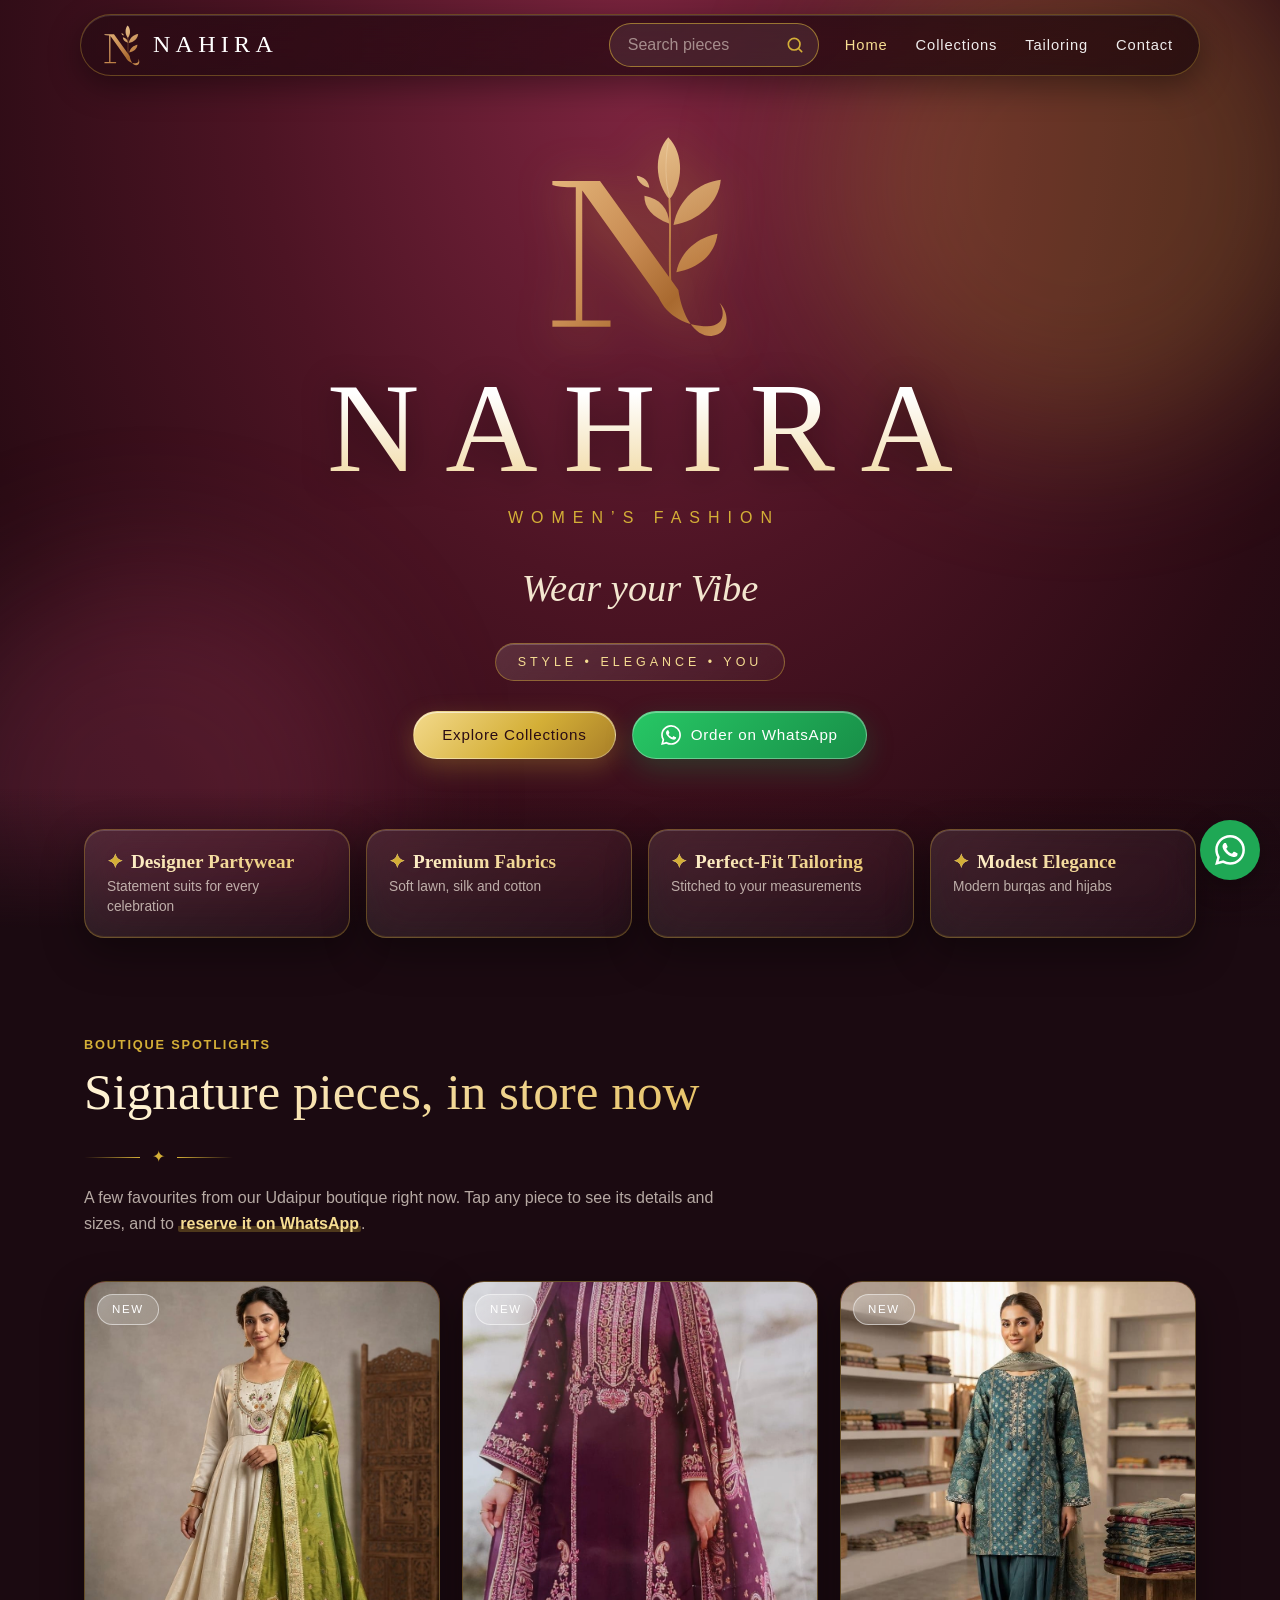
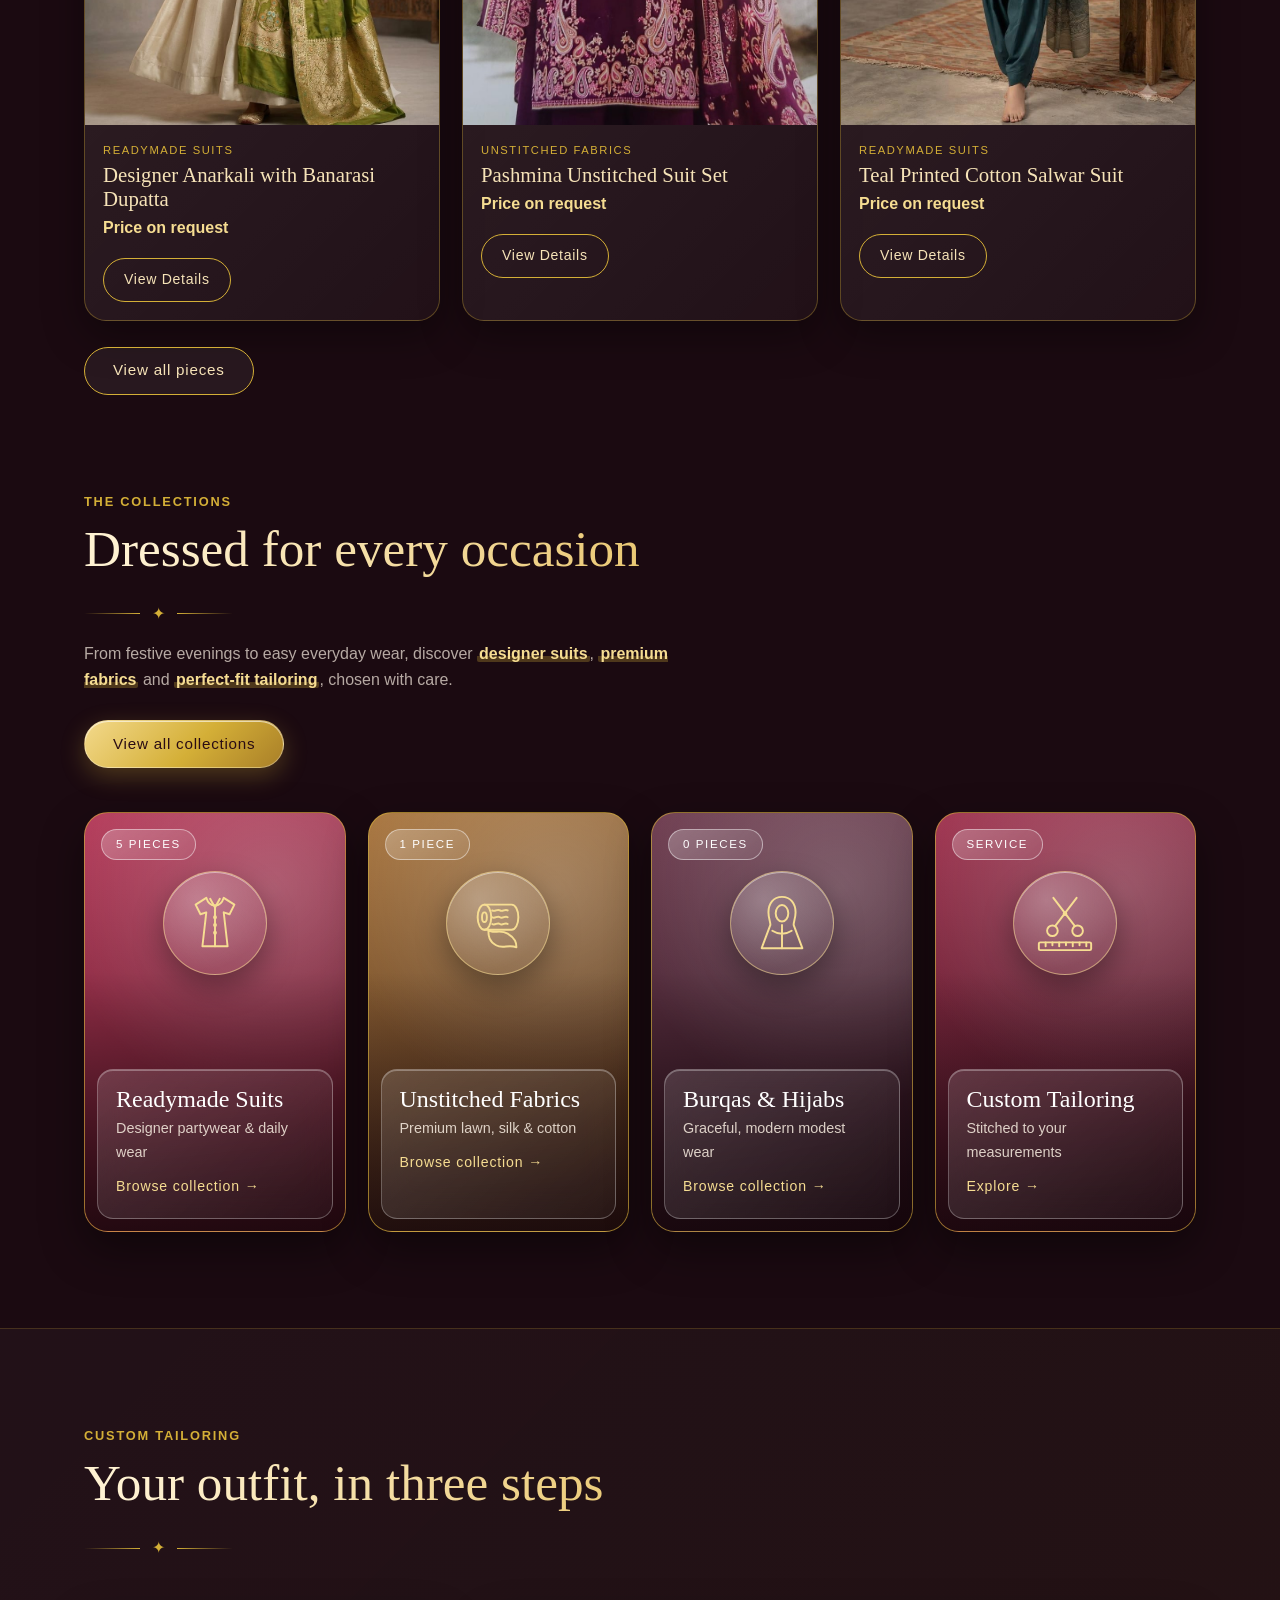
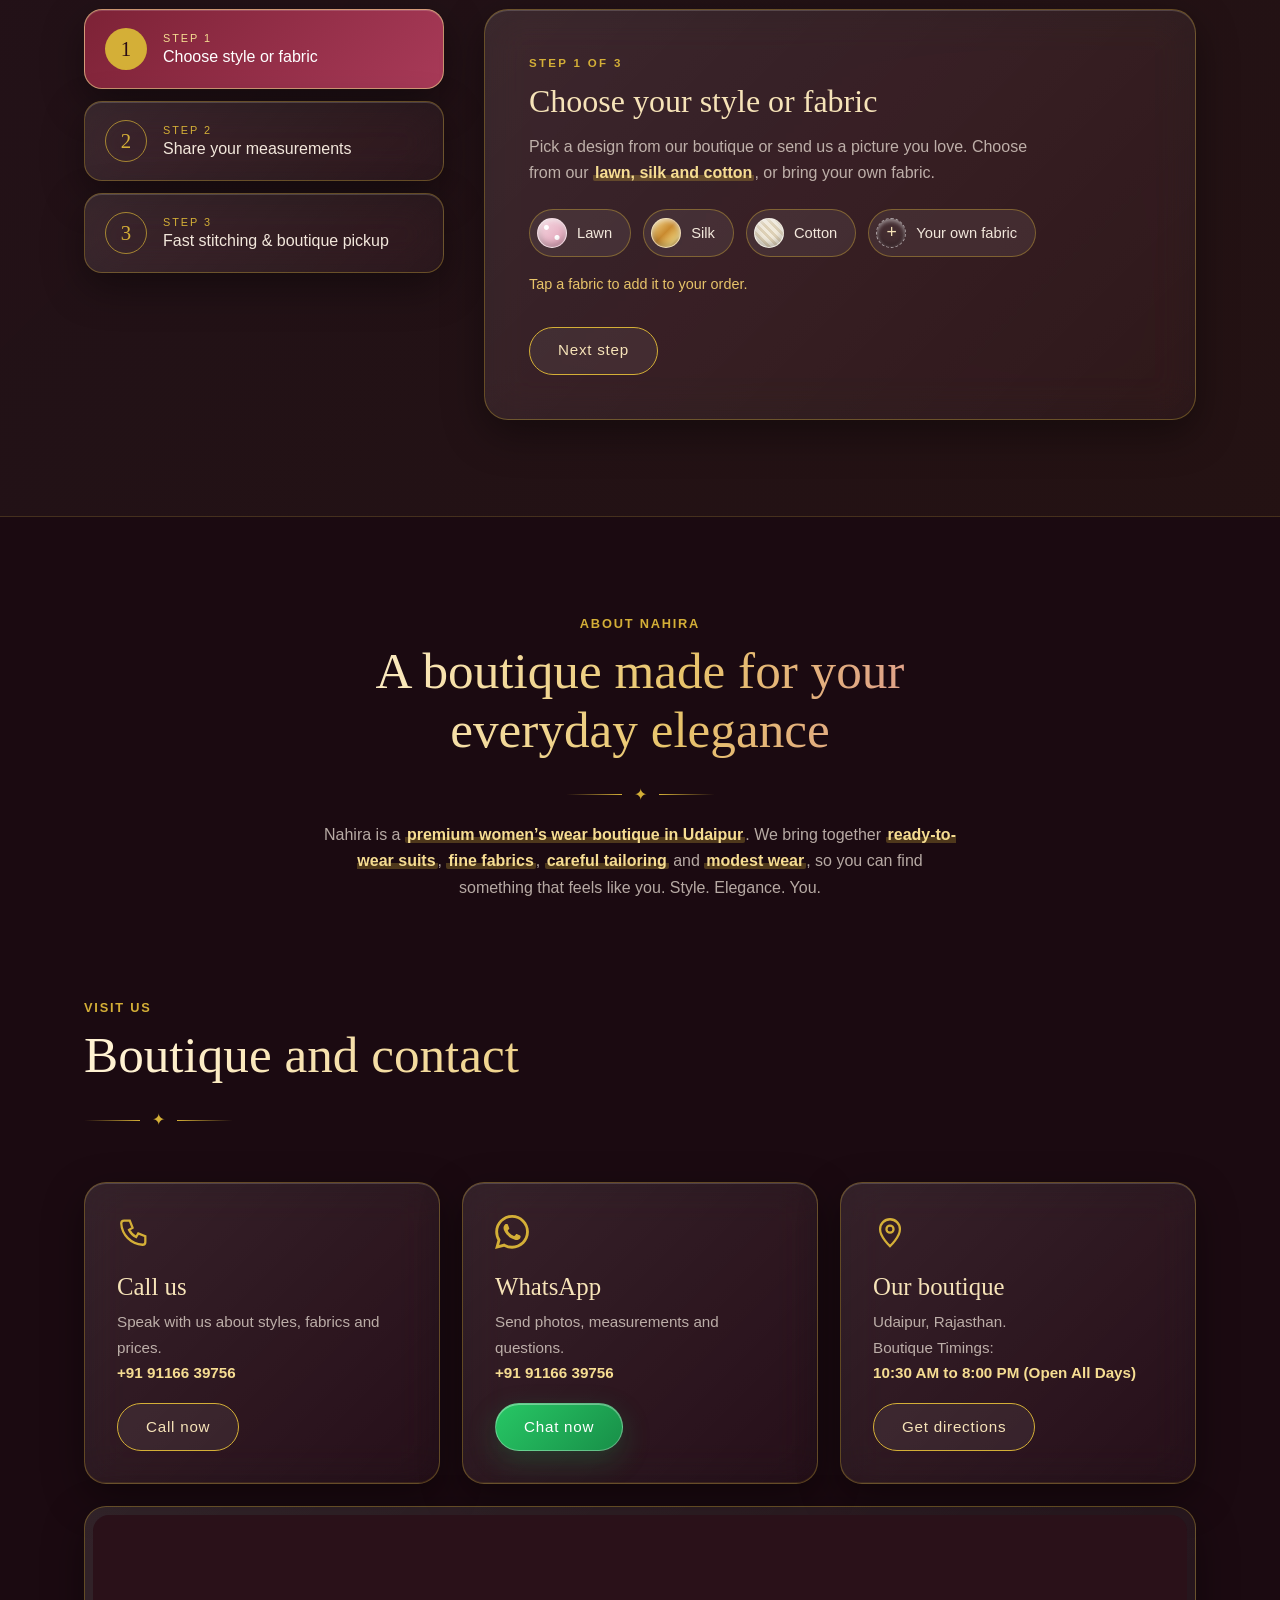
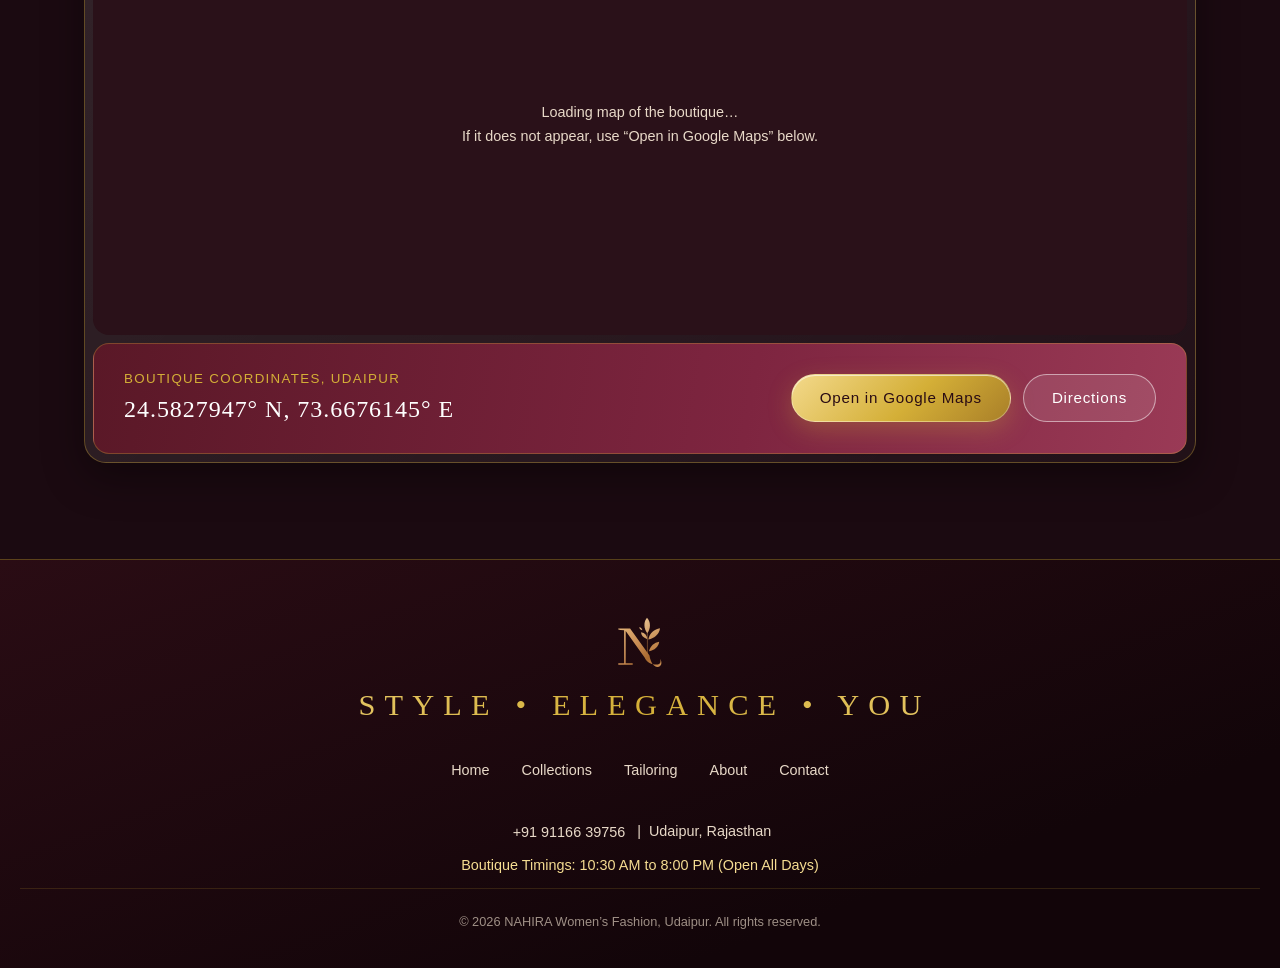
<file: index.html>
<!DOCTYPE html>
<html lang="en">
<head>
<meta charset="utf-8">
<meta name="google-site-verification" content="kNQYHkYStqjqv9sCTvhbz6NGvwlrKOeceafc1a-KuMM" />
<meta name="viewport" content="width=device-width, initial-scale=1, viewport-fit=cover">
<meta name="color-scheme" content="dark">
<meta name="theme-color" content="#1b0a11">
<title>NAHIRA | Women&rsquo;s Fashion, Udaipur &ndash; Wear your Vibe</title>
<meta name="description" content="NAHIRA Women&rsquo;s Fashion, Udaipur: designer readymade suits, premium unstitched fabrics, custom tailoring, and modern burqas and hijabs. Wear your Vibe.">
<meta property="og:site_name" content="NAHIRA Women&rsquo;s Fashion">
<meta property="og:title" content="NAHIRA | Women&rsquo;s Fashion, Udaipur &ndash; Wear your Vibe">
<meta property="og:description" content="NAHIRA Women&rsquo;s Fashion, Udaipur: designer readymade suits, premium unstitched fabrics, custom tailoring, and modern burqas and hijabs. Wear your Vibe.">
<meta property="og:type" content="website">
<meta name="twitter:card" content="summary">
<script type="application/ld+json">{"@context":"https://schema.org","@type":"ClothingStore","name":"NAHIRA Women's Fashion","description":"Designer suits, unstitched fabrics, custom tailoring and modest wear in Udaipur.","telephone":"+919116639756","address":{"@type":"PostalAddress","addressLocality":"Udaipur","addressRegion":"Rajasthan","addressCountry":"IN"},"geo":{"@type":"GeoCoordinates","latitude":24.5827947,"longitude":73.6676145},"openingHours":"Mo-Su 10:30-20:00"}</script>
<link rel="icon" href="data:image/svg+xml,%3Csvg xmlns='http://www.w3.org/2000/svg' viewBox='0 0 64 64'%3E%3Crect width='64' height='64' rx='14' fill='%235A1827'/%3E%3Ctext x='32' y='46' font-size='40' text-anchor='middle' fill='%23D4AF37' font-family='Georgia,serif'%3EN%3C/text%3E%3C/svg%3E">
<link rel="stylesheet" href="style.css">
<script>document.documentElement.classList.add("js");</script>
</head>
<body>
<svg width="0" height="0" style="position:absolute" aria-hidden="true">
<defs>
<linearGradient id="bz" gradientUnits="userSpaceOnUse" x1="118" y1="246" x2="530" y2="625"><stop offset="0" stop-color="#e3b479"/><stop offset=".45" stop-color="#c88b52"/><stop offset=".75" stop-color="#a8692f"/><stop offset="1" stop-color="#c58a50"/></linearGradient>
<linearGradient id="lf" gradientUnits="userSpaceOnUse" x1="350" y1="140" x2="530" y2="470"><stop offset="0" stop-color="#e8c28f"/><stop offset="1" stop-color="#b9783c"/></linearGradient>
<symbol id="logo" viewBox="100 120 470 520">
<path fill="url(#bz)" d="M118 246H236L430 516C440 584 472 632 512 630C552 628 562 580 532 548C548 576 540 606 502 606C452 606 402 582 381 534L192 270V592H262V607H118V592H176V262Q132 262 118 256Z"/>
<path fill="none" stroke="url(#bz)" stroke-width="5" stroke-linecap="round" d="M411 520C406 440 412 360 408 292"/>
<g fill="url(#lf)">
<path d="M408 292C372 250 368 180 405 138C445 180 442 250 408 292Z"/>
<path d="M418 355C430 290 480 250 535 243C530 300 480 345 418 355Z"/>
<path d="M425 472C435 420 480 385 527 377C520 430 480 462 425 472Z"/>
<path d="M408 352C365 337 345 312 346 283C385 290 405 315 408 352Z"/>
<path d="M327 233C345 235 357 248 358 263C340 258 330 248 327 233Z"/>
</g>
<path fill="none" stroke="#fbe9cc" stroke-opacity=".35" stroke-width="2" d="M405 150C396 200 398 250 408 285"/>
</symbol>
</defs>
</svg>
<svg width="0" height="0" style="position:absolute" aria-hidden="true"><symbol id="wa" viewBox="0 0 24 24"><path d="M17.47 14.38c-.3-.15-1.76-.87-2.03-.97-.27-.1-.47-.15-.67.15-.2.3-.77.97-.94 1.16-.17.2-.35.22-.64.07-.3-.15-1.26-.46-2.39-1.47-.88-.79-1.48-1.76-1.65-2.06-.17-.3-.02-.46.13-.6.13-.13.3-.35.45-.52.15-.17.2-.3.3-.5.1-.2.05-.37-.03-.52-.07-.15-.67-1.61-.92-2.2-.24-.58-.49-.5-.67-.51h-.57c-.2 0-.52.08-.79.37-.27.3-1.04 1.02-1.04 2.48s1.07 2.88 1.21 3.07c.15.2 2.1 3.2 5.08 4.49.71.3 1.26.49 1.69.62.71.23 1.36.2 1.87.12.57-.08 1.76-.72 2-1.41.25-.7.25-1.29.17-1.41-.07-.13-.27-.2-.57-.35zM12.05 21.78a9.87 9.87 0 01-5.03-1.38l-.36-.21-3.74.98 1-3.65-.24-.37a9.86 9.86 0 01-1.51-5.26c0-5.45 4.44-9.88 9.89-9.88 2.64 0 5.12 1.03 6.99 2.9a9.82 9.82 0 012.89 6.99c0 5.45-4.44 9.88-9.89 9.88zm8.41-18.3A11.82 11.82 0 0012.05 0C5.5 0 .16 5.34.16 11.89c0 2.1.55 4.14 1.59 5.95L.06 24l6.3-1.65a11.88 11.88 0 005.69 1.45c6.55 0 11.89-5.34 11.89-11.89 0-3.18-1.24-6.17-3.48-8.42z"/></symbol></svg>
<a class="skip" href="#main">Skip to content</a>

<nav id="nav" aria-label="Main">
  <a href="index.html" class="brand" aria-label="Nahira home"><svg aria-hidden="true"><use href="#logo"/></svg>NAHIRA</a>
  <button class="burger" id="burger" type="button" aria-label="Open menu" aria-controls="links" aria-expanded="false"><span aria-hidden="true">&#9776;</span></button>
  <div class="menu" id="links">
    <form class="nsearch" id="navSearch" role="search" action="products-list.html" method="get">
      <input type="hidden" name="cat" value="all">
      <input id="gq" name="q" type="search" placeholder="Search pieces" aria-label="Search all pieces" autocomplete="off" autocapitalize="off" autocorrect="off" spellcheck="false" enterkeyhint="search" maxlength="80">
      <button type="submit" aria-label="Search"><svg viewBox="0 0 24 24" fill="none" stroke="currentColor" stroke-width="2" stroke-linecap="round" aria-hidden="true"><circle cx="11" cy="11" r="7"/><path d="M20 20l-3.5-3.5"/></svg></button>
    </form>
    <a href="index.html" aria-current="page">Home</a><a href="collections.html">Collections</a><a href="index.html#tailoring">Tailoring</a><a href="index.html#contact">Contact</a>
  </div>
</nav>

<header class="hero" id="top">
  <div class="glow glow--a"></div><div class="glow glow--b"></div>
  <div class="wrap">
    <svg class="hero-emblem rise" viewBox="0 0 100 100" role="img" aria-label="Nahira logo"><use href="#logo"/></svg>
    <h1 class="hero-title rise" style="animation-delay:.25s">NAHIRA</h1>
    <p class="hero-sub rise" style="animation-delay:.5s">WOMEN&rsquo;S FASHION</p>
    <p class="hero-tag rise" style="animation-delay:.8s">Wear your Vibe</p>
    <p class="hero-motif rise" style="animation-delay:.95s">STYLE &bull; ELEGANCE &bull; YOU</p>
    <div class="hero-cta rise" style="animation-delay:1.1s">
      <a class="btn btn-gold" href="collections.html">Explore Collections</a>
      <a class="btn btn-wa pulse" href="https://wa.me/919116639756" data-wa="Hello Nahira Fashion, I would like to place an order." target="_blank" rel="noopener"><svg viewBox="0 0 24 24" fill="currentColor" aria-hidden="true"><use href="#wa"/></svg>Order on WhatsApp</a>
    </div>
  </div>
</header>

<main id="main">
<div class="wrap feat-strip">
  <div class="feat glass rv"><b>Designer Partywear</b><span>Statement suits for every celebration</span></div>
  <div class="feat glass rv"><b>Premium Fabrics</b><span>Soft lawn, silk and cotton</span></div>
  <div class="feat glass rv"><b>Perfect-Fit Tailoring</b><span>Stitched to your measurements</span></div>
  <div class="feat glass rv"><b>Modest Elegance</b><span>Modern burqas and hijabs</span></div>
</div>

<section class="sec" id="spotlights" aria-labelledby="spotT">
  <div class="wrap">
    <div class="rv">
      <p class="kicker">Boutique Spotlights</p>
      <h2 class="sec-title" id="spotT">Signature pieces, in store now</h2>
      <div class="orn"><i></i>&#10022;<i></i></div>
      <p class="lead">A few favourites from our Udaipur boutique right now. Tap any piece to see its details and sizes, and to <b class="hl">reserve it on WhatsApp</b>.</p>
    </div>
    <div class="grid-prod grid-prod--3 mt-lg" id="spotGrid"><noscript><p class="lead">Please enable JavaScript to see our spotlight pieces.</p></noscript></div>
    <p class="sec-cta"><a class="btn btn-line" href="products-list.html?cat=all">View all pieces</a></p>
  </div>
</section>

<section class="sec sec--tight" id="collections" aria-labelledby="colT">
  <div class="wrap">
    <div class="rv">
      <p class="kicker">The Collections</p>
      <h2 class="sec-title" id="colT">Dressed for every occasion</h2>
      <div class="orn"><i></i>&#10022;<i></i></div>
      <p class="lead">From festive evenings to easy everyday wear, discover <b class="hl">designer suits</b>, <b class="hl">premium fabrics</b> and <b class="hl">perfect-fit tailoring</b>, chosen with care.</p>
      <p class="sec-cta"><a class="btn btn-gold" href="collections.html">View all collections</a></p>
    </div>
    <div class="grid-dept mt-lg" id="deptGrid"><noscript><p class="lead"><a class="hl" href="products-list.html?cat=readymade">Readymade Suits</a> &middot; <a class="hl" href="products-list.html?cat=unstitched">Unstitched Fabrics</a> &middot; <a class="hl" href="products-list.html?cat=burqas">Burqas &amp; Hijabs</a></p></noscript></div>
  </div>
</section>

<section class="sec sec--band" id="tailoring" aria-labelledby="tbT">
  <div class="wrap">
    <div class="rv">
      <p class="kicker">Custom Tailoring</p>
      <h2 class="sec-title" id="tbT">Your outfit, in three steps</h2>
      <div class="orn"><i></i>&#10022;<i></i></div>
    </div>
    <div class="tb rv">
      <div class="tb-tabs" role="tablist" aria-label="Tailoring steps">
        <button type="button" class="tb-tab is-on" role="tab" id="tab-0" aria-controls="pane-0" aria-selected="true" tabindex="0"><span class="tb-num">1</span><span class="tb-tab__txt"><small>STEP 1</small>Choose style or fabric</span></button>
        <button type="button" class="tb-tab" role="tab" id="tab-1" aria-controls="pane-1" aria-selected="false" tabindex="-1"><span class="tb-num">2</span><span class="tb-tab__txt"><small>STEP 2</small>Share your measurements</span></button>
        <button type="button" class="tb-tab" role="tab" id="tab-2" aria-controls="pane-2" aria-selected="false" tabindex="-1"><span class="tb-num">3</span><span class="tb-tab__txt"><small>STEP 3</small>Fast stitching &amp; boutique pickup</span></button>
      </div>
      <div class="tb-panel">
        <div class="tb-pop" id="pop" role="dialog" aria-modal="false" aria-labelledby="popT" aria-hidden="true">
          <i class="tb-pop-arrow"></i>
          <div class="tb-pop-h"><b id="popT"></b><button type="button" class="tb-pop-x" id="popX" aria-label="Close">&times;</button></div>
          <label class="tb-pop-f"><input id="popI" type="text" autocomplete="off" autocorrect="off" autocapitalize="words" spellcheck="false" enterkeyhint="done" aria-label="Value"><span id="popU"></span></label>
          <p class="tb-pop-e" id="popE" role="alert"></p>
          <div class="tb-pop-b"><button type="button" class="pbtn is-ghost" id="popC">Clear</button><button type="button" class="pbtn" id="popS">Save</button></div>
        </div>

        <div class="tb-pane is-on" role="tabpanel" id="pane-0" aria-labelledby="tab-0">
          <p class="tb-kicker">STEP 1 OF 3</p><h3>Choose your style or fabric</h3>
          <p>Pick a design from our boutique or send us a picture you love. Choose from our <b class="hl">lawn, silk and cotton</b>, or bring your own fabric.</p>
          <div class="tb-fabrics" role="group" aria-label="Fabric options">
            <button type="button" class="tb-fabric" aria-pressed="false" data-f="Lawn"><i class="swatch-lawn"></i>Lawn</button>
            <button type="button" class="tb-fabric" aria-pressed="false" data-f="Silk"><i class="swatch-silk"></i>Silk</button>
            <button type="button" class="tb-fabric" aria-pressed="false" data-f="Cotton"><i class="swatch-cotton"></i>Cotton</button>
            <button type="button" class="tb-fabric" aria-pressed="false" aria-haspopup="dialog" aria-expanded="false" data-f="own"><i class="swatch-own"></i><span class="tb-fabric__t">Your own fabric</span></button>
          </div>
          <p class="tb-note" id="selnote" aria-live="polite">Tap a fabric to add it to your order.</p>
          <div class="tb-actions"><button type="button" class="btn btn-line" data-next>Next step</button></div>
        </div>

        <div class="tb-pane" role="tabpanel" id="pane-1" aria-labelledby="tab-1">
          <p class="tb-kicker">STEP 2 OF 3</p><h3>Share your measurements</h3>
          <p>Visit the boutique for a precise fitting, or tap a measurement below to type it in. We will guide you on what to measure and <b class="hl">double-check everything before cutting</b>.</p>
          <div class="tb-mhead">
            <div class="unit-toggle" role="group" aria-label="Measurement unit"><button type="button" data-u="in" aria-pressed="true">Inches</button><button type="button" data-u="cm" aria-pressed="false">cm</button></div>
            <p class="tb-count" id="mcount" aria-live="polite">0 of 6 measurements added</p>
          </div>
          <div class="tb-meas-list" role="group" aria-label="Measurements">
            <button type="button" class="tb-meas" data-m="Bust" aria-haspopup="dialog" aria-expanded="false">Bust <b></b></button>
            <button type="button" class="tb-meas" data-m="Waist" aria-haspopup="dialog" aria-expanded="false">Waist <b></b></button>
            <button type="button" class="tb-meas" data-m="Hip" aria-haspopup="dialog" aria-expanded="false">Hip <b></b></button>
            <button type="button" class="tb-meas" data-m="Shoulder" aria-haspopup="dialog" aria-expanded="false">Shoulder <b></b></button>
            <button type="button" class="tb-meas" data-m="Sleeve" aria-haspopup="dialog" aria-expanded="false">Sleeve <b></b></button>
            <button type="button" class="tb-meas" data-m="Length" aria-haspopup="dialog" aria-expanded="false">Length <b></b></button>
          </div>
          <div class="tb-actions"><button type="button" class="btn btn-line" data-next>Next step</button></div>
        </div>

        <div class="tb-pane" role="tabpanel" id="pane-2" aria-labelledby="tab-2">
          <p class="tb-kicker">STEP 3 OF 3</p><h3>Fast stitching &amp; boutique pickup</h3>
          <p>Your outfit is <b class="hl">stitched quickly</b> and finished by hand. Once it is ready, <b class="hl">collect it from our Udaipur boutique</b>.</p>
          <div class="tb-chips"><span>Hand-finished</span><span>Final fitting check</span><span>Boutique pickup</span></div>
          <div class="tb-summary" aria-live="polite">
            <p class="tb-sum-h">Your order summary</p>
            <div class="tb-row"><span class="k">Fabric</span><div class="v" id="sFabric"></div><button type="button" class="tb-edit" data-go="0">Edit</button></div>
            <div class="tb-row"><span class="k">Measurements</span><div class="v" id="sMeas"></div><button type="button" class="tb-edit" data-go="1">Edit</button></div>
            <div class="tb-row"><span class="k">Price</span><div class="v">Price on request</div><span></span></div>
            <div class="tb-row"><span class="k">Pickup</span><div class="v">Boutique, Udaipur</div><span></span></div>
          </div>
          <div class="tb-actions"><a class="btn btn-wa" id="startOrder" href="https://wa.me/919116639756" target="_blank" rel="noopener">Start my order on WhatsApp</a></div>
          <p class="tb-note" id="tokNote">Order token: <b class="num" id="tokVal"></b>. It is added to your WhatsApp message.</p>
        </div>
      </div>
    </div>
  </div>
</section>

<section class="sec" id="about" aria-labelledby="abT">
  <div class="wrap rv center" style="max-width:760px">
    <p class="kicker">About Nahira</p>
    <h2 class="sec-title" id="abT">A boutique made for your everyday elegance</h2>
    <div class="orn"><i></i>&#10022;<i></i></div>
    <p class="lead">Nahira is a <b class="hl">premium women&rsquo;s wear boutique in Udaipur</b>. We bring together <b class="hl">ready-to-wear suits</b>, <b class="hl">fine fabrics</b>, <b class="hl">careful tailoring</b> and <b class="hl">modest wear</b>, so you can find something that feels like you. Style. Elegance. You.</p>
  </div>
</section>

<section class="sec sec--tight" id="contact" aria-labelledby="ctT" style="scroll-margin-top:110px">
  <div class="wrap">
    <div class="rv">
      <p class="kicker">Visit Us</p>
      <h2 class="sec-title" id="ctT">Boutique and contact</h2>
      <div class="orn"><i></i>&#10022;<i></i></div>
    </div>
    <div class="info-grid">
      <div class="info-card glass rv"><svg viewBox="0 0 24 24" fill="none" stroke="currentColor" stroke-width="1.6" aria-hidden="true"><path d="M5 4h4l2 5-2.5 1.5a11 11 0 005 5L15 13l5 2v4a2 2 0 01-2 2A16 16 0 013 6a2 2 0 012-2z"/></svg>
        <h3>Call us</h3><p>Speak with us about styles, fabrics and prices.<br><b class="num">+91 91166 39756</b></p><a class="btn btn-line" href="tel:+919116639756">Call now</a></div>
      <div class="info-card glass rv"><svg viewBox="0 0 24 24" fill="currentColor" aria-hidden="true"><use href="#wa"/></svg>
        <h3>WhatsApp</h3><p>Send photos, measurements and questions.<br><b class="num">+91 91166 39756</b></p><a class="btn btn-wa" href="https://wa.me/919116639756" data-wa="Hello Nahira Fashion, I have a question." target="_blank" rel="noopener">Chat now</a></div>
      <div class="info-card glass rv"><svg viewBox="0 0 24 24" fill="none" stroke="currentColor" stroke-width="1.6" aria-hidden="true"><path d="M12 22s7-6.5 7-12a7 7 0 10-14 0c0 5.5 7 12 7 12z"/><circle cx="12" cy="10" r="2.5"/></svg>
        <h3>Our boutique</h3><p>Udaipur, Rajasthan.<br>Boutique Timings:<br><b class="num">10:30 AM to 8:00 PM (Open All Days)</b></p><a class="btn btn-line" href="https://www.google.com/maps/dir/?api=1&amp;destination=24.5827947,73.6676145" target="_blank" rel="noopener">Get directions</a></div>
    </div>
    <div class="mapbox rv">
      <div class="mapframe"><span>Loading map of the boutique&hellip;<br>If it does not appear, use &ldquo;Open in Google Maps&rdquo; below.</span><iframe title="NAHIRA Fashion location on Google Maps" loading="lazy" referrerpolicy="no-referrer-when-downgrade" allowfullscreen src="https://maps.google.com/maps?q=24.5827947,73.6676145&amp;z=16&amp;output=embed"></iframe></div>
      <div class="coord">
        <div><small>BOUTIQUE COORDINATES, UDAIPUR</small><b>24.5827947&deg; N, 73.6676145&deg; E</b></div>
        <div class="coord-btns"><a class="btn btn-gold" href="https://www.google.com/maps/search/?api=1&amp;query=24.5827947,73.6676145" target="_blank" rel="noopener">Open in Google Maps</a>
        <a class="btn btn-line" href="https://www.google.com/maps/dir/?api=1&amp;destination=24.5827947,73.6676145" target="_blank" rel="noopener">Directions</a></div>
      </div>
    </div>
  </div>
</section>
</main>

<footer class="foot">
  <svg class="foot-emblem" viewBox="0 0 100 100" aria-hidden="true"><use href="#logo"/></svg>
  <p class="motto">STYLE &bull; ELEGANCE &bull; YOU</p>
  <div class="foot-links"><a href="index.html">Home</a><a href="collections.html">Collections</a><a href="index.html#tailoring">Tailoring</a><a href="index.html#about">About</a><a href="index.html#contact">Contact</a></div>
  <p class="foot-contact"><a href="tel:+919116639756">+91 91166 39756</a> &nbsp;|&nbsp; Udaipur, Rajasthan</p>
  <p class="hrs">Boutique Timings: 10:30 AM to 8:00 PM (Open All Days)</p>
  <p class="copy">&copy; <span id="yr">2026</span> NAHIRA Women&rsquo;s Fashion, Udaipur. All rights reserved.</p>
</footer>

<a class="fab" id="fab" href="https://wa.me/919116639756" target="_blank" rel="noopener" aria-label="Chat on WhatsApp"><svg viewBox="0 0 24 24" fill="currentColor" aria-hidden="true"><use href="#wa"/></svg></a>

<script src="inventory.js"></script>
<script>
(function () {
"use strict";
var N = window.NAHIRA;
var $ = function (s, r) { return (r || document).querySelector(s); };
var $$ = function (s, r) { return [].slice.call((r || document).querySelectorAll(s)); };

/* inventory.js could not load: keep the page readable and the WhatsApp / call links working */
if (!N) { $$(".rv").forEach(function (e) { e.classList.add("in"); }); return; }

N.initShell();
$$("[data-wa]").forEach(function (el) { el.href = N.wa(el.dataset.wa); });

/* ---------- Boutique Spotlights (ids come from inventory.js) ---------- */
var spot = $("#spotGrid"), spotSec = $("#spotlights");
if (spot) {
  var picks = (N.config.spotlights || []).map(function (id) { return N.product(id); }).filter(Boolean).slice(0, 3);
  if (picks.length) spot.innerHTML = picks.map(N.card).join(""); else if (spotSec) spotSec.hidden = true;
}

/* ---------- Department cards ---------- */
var dg = $("#deptGrid");
if (dg && N.categories.length) dg.innerHTML = N.categories.map(N.dept).join("");

/* ---------- Custom tailoring builder (only runs if its section exists) ---------- */
var panel = $(".tb-panel"), pop = $("#pop");
if (!panel || !pop) return;

var tabs = $$(".tb-tab"), panes = $$(".tb-pane");
var curStep = function () { return tabs.findIndex(function (t) { return t.classList.contains("is-on"); }); };
function go(i, toPanel) {
  closePop();
  tabs.forEach(function (t, k) { var on = k === i; t.classList.toggle("is-on", on); t.setAttribute("aria-selected", String(on)); t.tabIndex = on ? 0 : -1; });
  panes.forEach(function (p, k) { p.classList.toggle("is-on", k === i); });
  if (toPanel) { var r = panel.getBoundingClientRect(); if (r.top < 80 || r.top > innerHeight * 0.6) panel.scrollIntoView({ behavior: "smooth", block: "start" }); }
}
tabs.forEach(function (t, i) {
  t.addEventListener("click", function () { go(i); });
  t.addEventListener("keydown", function (e) {
    var k = e.key, n = -1;
    if (k === "ArrowRight" || k === "ArrowDown") n = (i + 1) % 3; else if (k === "ArrowLeft" || k === "ArrowUp") n = (i + 2) % 3; else if (k === "Home") n = 0; else if (k === "End") n = 2;
    if (n > -1) { e.preventDefault(); go(n); tabs[n].focus(); }
  });
});
$$("[data-next]").forEach(function (b) { b.addEventListener("click", function () { go(Math.min(curStep() + 1, 2), true); }); });
$$("[data-go]").forEach(function (b) { b.addEventListener("click", function () { go(+b.dataset.go, true); }); });

var MEAS = ["Bust", "Waist", "Hip", "Shoulder", "Sleeve", "Length"];
var state = { fabric: "", own: false, unit: "in", m: {} };
var tok = N.generateToken();
var popT = $("#popT"), popI = $("#popI"), popU = $("#popU"), popE = $("#popE"), popC = $("#popC");
var note = $("#selnote"), order = $("#startOrder");
var popCfg = null, popTrig = null, openedAt = 0, refocused = false, popIntent = false;

/* ----- popup input (iOS / Android keyboard safe) ----- */
function placePop() {
  if (!popTrig) return;
  pop.style.width = Math.min(300, panel.clientWidth - 24) + "px";
  var pr = panel.getBoundingClientRect(), tr = popTrig.getBoundingClientRect(), w = pop.offsetWidth;
  var cx = tr.left - pr.left + tr.width / 2;
  var left = Math.max(12, Math.min(cx - w / 2, pr.width - w - 12));
  pop.style.left = left + "px"; pop.style.top = (tr.bottom - pr.top + 12) + "px";
  pop.style.setProperty("--ax", Math.max(24, Math.min(cx - left, w - 24)) + "px");
}
function ensureVisible() {                                   /* keep the popup above the on-screen keyboard */
  if (!popTrig) return;
  var r = pop.getBoundingClientRect(), vv = window.visualViewport;
  var top = 84, bottom = (vv ? vv.offsetTop + vv.height : innerHeight) - 12, d = 0;
  if (r.bottom > bottom) d = Math.min(r.bottom - bottom, r.top - top); else if (r.top < top) d = r.top - top;
  if (d) { try { scrollBy({ top: d, behavior: "instant" }); } catch (e) { scrollBy(0, d); } }
}
function openPop(trig, cfg) {
  if (popTrig && popTrig !== trig) popTrig.setAttribute("aria-expanded", "false");
  popCfg = cfg; popTrig = trig; openedAt = Date.now(); refocused = false;
  popT.textContent = cfg.title; popI.value = cfg.value || ""; popI.placeholder = cfg.ph;
  popI.setAttribute("inputmode", cfg.mode); popI.setAttribute("autocapitalize", cfg.mode === "text" ? "words" : "off"); popI.maxLength = cfg.max;
  popI.setAttribute("aria-label", cfg.title + (cfg.unit ? " in " + cfg.unit : ""));
  popU.textContent = cfg.unit || ""; popU.style.display = cfg.unit ? "" : "none";
  popC.style.display = cfg.canClear ? "" : "none"; popE.textContent = "";
  placePop();
  pop.classList.add("is-open"); pop.setAttribute("aria-hidden", "false"); trig.setAttribute("aria-expanded", "true");
  popI.focus({ preventScroll: true });                       /* focus inside the tap gesture (iOS needs this to raise the keyboard) */
  setTimeout(function () { if (popTrig === trig && document.activeElement !== popI) popI.focus({ preventScroll: true }); }, 50);
  setTimeout(ensureVisible, 350);
}
function closePop(refocus) {
  if (!popTrig) return;
  pop.classList.remove("is-open"); pop.setAttribute("aria-hidden", "true");
  popTrig.setAttribute("aria-expanded", "false");
  if (refocus) popTrig.focus({ preventScroll: true });
  popCfg = null; popTrig = null;
}
function savePop() {
  if (!popCfg) return;
  var r = popCfg.validate(popI.value);
  if (r.err) { popE.textContent = r.err; pop.classList.remove("is-bad"); void pop.offsetWidth; pop.classList.add("is-bad"); popI.focus(); return; }
  popCfg.onSave(r.val); closePop(true);
}
$("#popS").addEventListener("click", savePop);
$("#popX").addEventListener("click", function () { closePop(true); });
popC.addEventListener("click", function () { if (popCfg) { popCfg.onClear(); closePop(true); } });
popI.addEventListener("keydown", function (e) { if (e.key === "Enter") { e.preventDefault(); savePop(); } });
popI.addEventListener("input", function () {
  if (popCfg && popCfg.mode === "decimal") { var c = popI.value.replace(/[^\d.,]/g, ""); if (c !== popI.value) popI.value = c; }
  if (popE.textContent) popE.textContent = "";
});
document.addEventListener("pointerdown", function (e) { if (popTrig && !pop.contains(e.target) && !popTrig.contains(e.target)) closePop(); });
document.addEventListener("keydown", function (e) { if (e.key === "Escape" && popTrig) closePop(true); });
/* the on-screen keyboard fires resize events: they must NOT close the popup or blur the input */
var lastW = innerWidth;
addEventListener("resize", function () { if (innerWidth !== lastW) { lastW = innerWidth; placePop(); } });
if (window.visualViewport) visualViewport.addEventListener("resize", function () { if (popTrig) ensureVisible(); });
pop.addEventListener("pointerdown", function () { popIntent = true; setTimeout(function () { popIntent = false; }, 400); }, true);
popI.addEventListener("blur", function () {                  /* if layout settling steals focus right after opening, take it back once */
  if (!popTrig || popIntent || refocused || Date.now() - openedAt > 800) return;
  refocused = true; setTimeout(function () { if (popTrig && document.activeElement !== popI) popI.focus({ preventScroll: true }); }, 0);
});

/* ----- validation + units (values are stored in inches, so switching unit never drifts) ----- */
function vFabric(v) { v = v.replace(/[*_~`]/g, "").replace(/\s+/g, " ").trim(); return v.length < 2 ? { err: "Please type your fabric name (at least 2 letters)." } : { val: v }; }
function toIn(n) { return state.unit === "in" ? n : n / 2.54; }
function fmt(v) { return String(state.unit === "in" ? +v.toFixed(2) : +(v * 2.54).toFixed(1)); }
function vMeas(v) {
  v = v.trim().replace(",", ".");
  var max = state.unit === "in" ? 120 : 300;
  if (!/^\d{1,3}(\.\d{1,2})?$/.test(v) || +v < 1 || +v > max) return { err: "Enter a number between 1 and " + max + " (" + (state.unit === "in" ? "inches" : "cm") + ")." };
  return { val: toIn(Number(v)) };
}

/* ----- fabric options ----- */
$$(".tb-fabric").forEach(function (b) {
  b.addEventListener("click", function () {
    if (b.dataset.f === "own") {
      if (popTrig === b) { closePop(); return; }
      openPop(b, { title: "Your own fabric", ph: "e.g. Chanderi silk", mode: "text", max: 40, value: state.own ? state.fabric : "", canClear: state.own,
        validate: vFabric, onSave: function (v) { state.fabric = v; state.own = true; render(); }, onClear: function () { state.fabric = ""; state.own = false; render(); } });
      return;
    }
    closePop();
    var on = !state.own && state.fabric === b.dataset.f;
    state.fabric = on ? "" : b.dataset.f; state.own = false; render();
  });
});

/* ----- measurements ----- */
$$(".tb-meas").forEach(function (b) {
  b.addEventListener("click", function () {
    var n = b.dataset.m;
    if (popTrig === b) { closePop(); return; }
    openPop(b, { title: n, ph: state.unit === "in" ? "e.g. 36" : "e.g. 91", mode: "decimal", max: 6, unit: state.unit === "in" ? "inches" : "cm", value: state.m[n] ? fmt(state.m[n]) : "", canClear: !!state.m[n],
      validate: vMeas, onSave: function (v) { state.m[n] = v; render(); }, onClear: function () { delete state.m[n]; render(); } });
  });
});
$$(".unit-toggle button", panel).forEach(function (b) {
  b.addEventListener("click", function () { if (b.dataset.u === state.unit) return; state.unit = b.dataset.u; closePop(); render(); });
});

/* ----- WhatsApp order (same format as product orders, with a unique token) ----- */
function buildMsg() {
  var unit = state.unit === "in" ? "inches" : "cm";
  var ks = MEAS.filter(function (k) { return state.m[k]; }), miss = MEAS.filter(function (k) { return !state.m[k]; });
  var rows = [];
  if (ks.length) { ks.forEach(function (k) { rows.push("\u2022 " + k + ": " + fmt(state.m[k])); }); if (miss.length) rows.push("\u2022 Still to share: " + miss.join(", ")); }
  else rows.push("\u2022 I would like guidance on measurements");
  return N.orderMessage({
    title: "Custom Tailoring Order", token: tok,
    intro: "Hello Nahira Fashion, I would like to place a custom tailoring order with the details below.",
    facts: [["Service", "Custom Tailoring"], ["Quantity", "1 outfit"], ["Price", "Price on request"]],
    blocks: [{ h: "FABRIC", rows: ["\u2022 " + (state.fabric ? state.fabric + (state.own ? " (my own fabric)" : "") : "To be discussed")] },
             { h: "MEASUREMENTS" + (ks.length ? " (" + unit + ")" : ""), rows: rows }],
    sku: "CUSTOM-TAILORING", url: N.abs("index.html#tailoring"),
    closing: "Please confirm the price, availability and stitching time."
  });
}

function render() {
  $$(".tb-fabric").forEach(function (b) {
    var own = b.dataset.f === "own", on = own ? state.own : (!state.own && b.dataset.f === state.fabric);
    b.setAttribute("aria-pressed", String(on));
    if (own) $(".tb-fabric__t", b).textContent = state.own ? "Own: " + state.fabric : "Your own fabric";
  });
  note.textContent = state.fabric ? "Selected fabric: " + state.fabric + "." : "Tap a fabric to add it to your order.";
  var c = 0;
  $$(".tb-meas").forEach(function (b) {
    var n = b.dataset.m, v = state.m[n]; if (v) c++;
    b.classList.toggle("is-set", !!v); $("b", b).textContent = v ? fmt(v) + " " + state.unit : "";
    b.setAttribute("aria-label", v ? n + ": " + fmt(v) + " " + state.unit + ". Tap to edit" : "Add " + n + " measurement");
  });
  $$(".unit-toggle button", panel).forEach(function (b) { b.setAttribute("aria-pressed", String(b.dataset.u === state.unit)); });
  $("#mcount").textContent = c + " of 6 measurements added";
  var sf = $("#sFabric"); sf.textContent = state.fabric ? state.fabric + (state.own ? " (your own fabric)" : "") : "Not selected yet"; sf.classList.toggle("is-empty", !state.fabric);
  var sm = $("#sMeas"); sm.textContent = ""; sm.classList.remove("is-empty");
  var ks = MEAS.filter(function (k) { return state.m[k]; });
  if (ks.length) {
    var g = document.createElement("div"); g.className = "tb-mg";
    ks.forEach(function (k) { var d = document.createElement("span"); d.textContent = k + " "; var b = document.createElement("b"); b.textContent = fmt(state.m[k]) + " " + state.unit; d.appendChild(b); g.appendChild(d); });
    sm.appendChild(g);
  } else { sm.textContent = "None added yet. We will guide you on WhatsApp."; sm.classList.add("is-empty"); }
  $("#tokVal").textContent = tok;
  order.href = N.wa(buildMsg());
}
order.addEventListener("click", function () {
  order.href = N.wa(buildMsg());                              /* message (with this token) is opened now ... */
  setTimeout(function () { tok = N.generateToken(); render(); }, 900);   /* ... and the next order gets a fresh token */
});
render();
})();
</script>
</body>
</html>
</file>
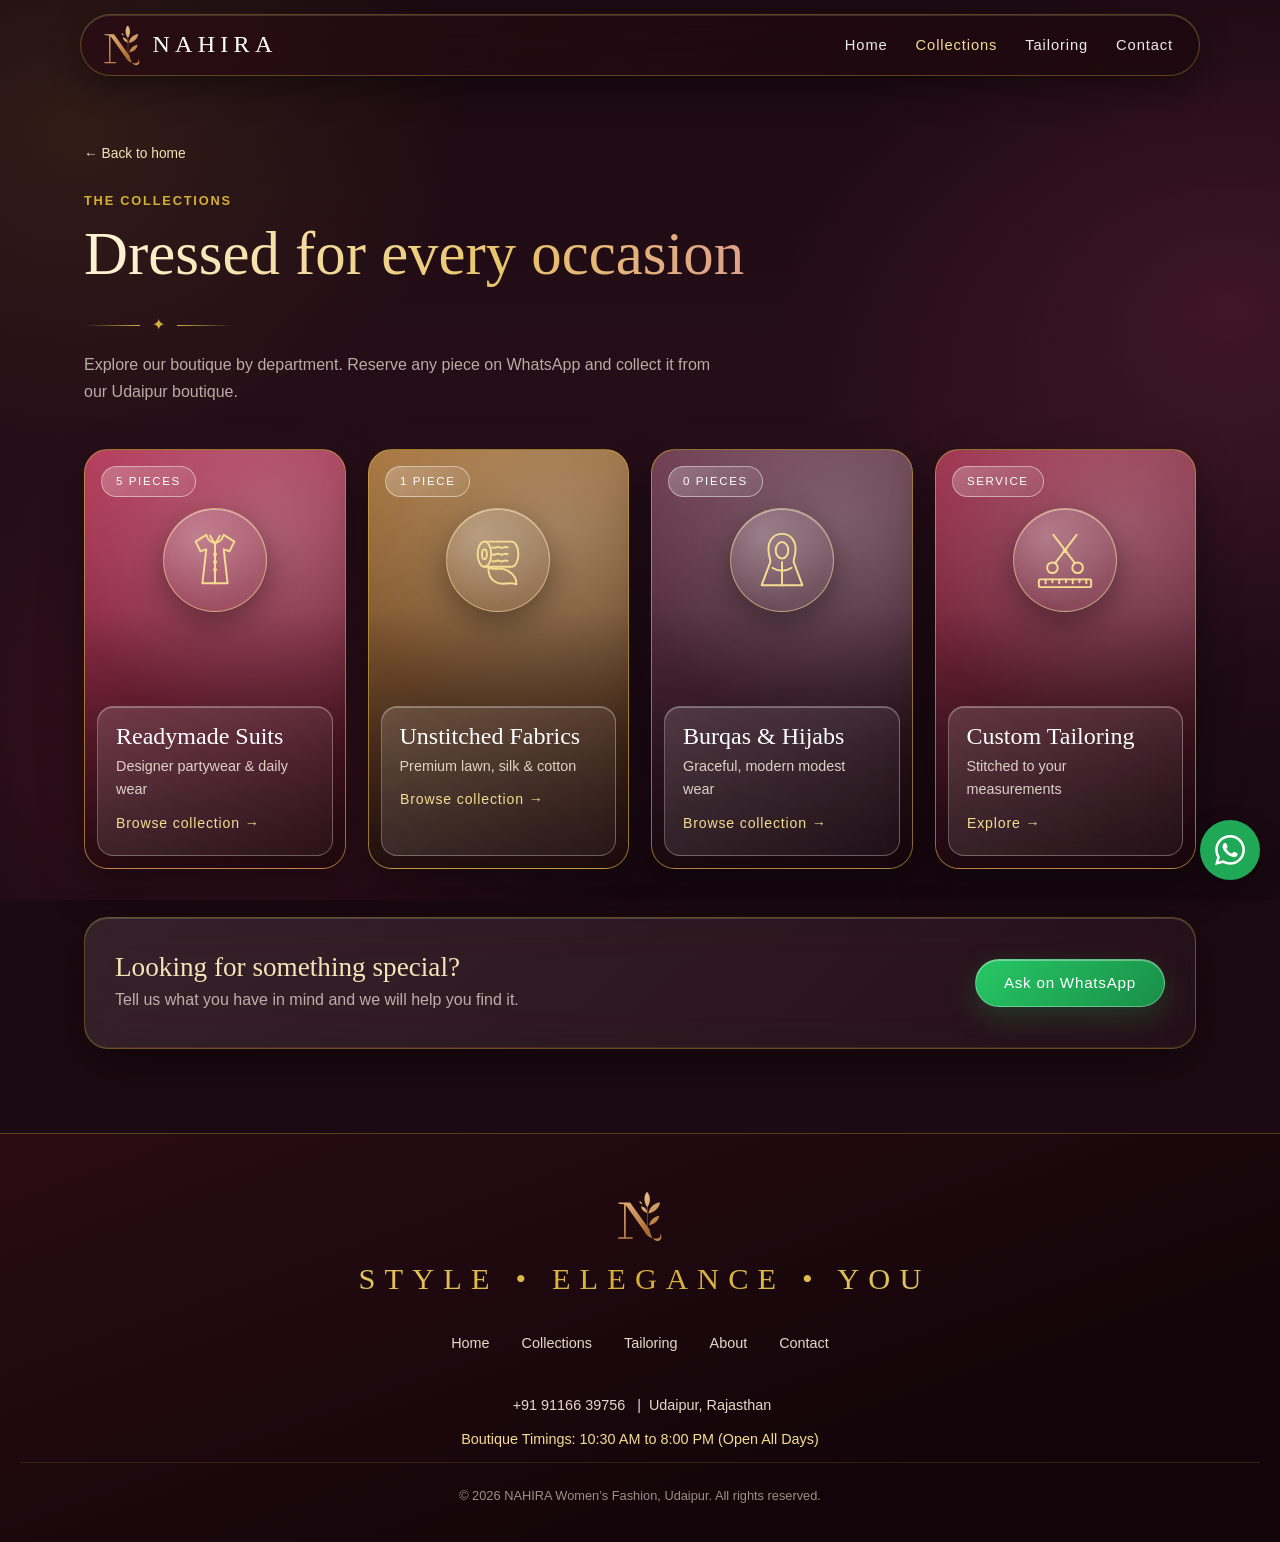
<file: collections.html>
<!DOCTYPE html>
<html lang="en">
<head>
<meta charset="utf-8">
<meta name="google-site-verification" content="kNQYHkYStqjqv9sCTvhbz6NGvwlrKOeceafc1a-KuMM" />
<meta name="viewport" content="width=device-width, initial-scale=1, viewport-fit=cover">
<meta name="color-scheme" content="dark">
<meta name="theme-color" content="#1b0a11">
<title>Collections | NAHIRA Women&rsquo;s Fashion, Udaipur</title>
<meta name="description" content="Browse NAHIRA departments: readymade suits, unstitched fabrics, burqas and hijabs, and custom tailoring in Udaipur.">
<meta property="og:site_name" content="NAHIRA Women&rsquo;s Fashion">
<meta property="og:title" content="Collections | NAHIRA Women&rsquo;s Fashion, Udaipur">
<meta property="og:description" content="Browse NAHIRA departments: readymade suits, unstitched fabrics, burqas and hijabs, and custom tailoring in Udaipur.">
<meta property="og:type" content="website">
<meta name="twitter:card" content="summary">
<link rel="icon" href="data:image/svg+xml,%3Csvg xmlns='http://www.w3.org/2000/svg' viewBox='0 0 64 64'%3E%3Crect width='64' height='64' rx='14' fill='%235A1827'/%3E%3Ctext x='32' y='46' font-size='40' text-anchor='middle' fill='%23D4AF37' font-family='Georgia,serif'%3EN%3C/text%3E%3C/svg%3E">
<link rel="stylesheet" href="style.css">
<script>document.documentElement.classList.add("js");</script>
</head>
<body>
<svg width="0" height="0" style="position:absolute" aria-hidden="true">
<defs>
<linearGradient id="bz" gradientUnits="userSpaceOnUse" x1="118" y1="246" x2="530" y2="625"><stop offset="0" stop-color="#e3b479"/><stop offset=".45" stop-color="#c88b52"/><stop offset=".75" stop-color="#a8692f"/><stop offset="1" stop-color="#c58a50"/></linearGradient>
<linearGradient id="lf" gradientUnits="userSpaceOnUse" x1="350" y1="140" x2="530" y2="470"><stop offset="0" stop-color="#e8c28f"/><stop offset="1" stop-color="#b9783c"/></linearGradient>
<symbol id="logo" viewBox="100 120 470 520">
<path fill="url(#bz)" d="M118 246H236L430 516C440 584 472 632 512 630C552 628 562 580 532 548C548 576 540 606 502 606C452 606 402 582 381 534L192 270V592H262V607H118V592H176V262Q132 262 118 256Z"/>
<path fill="none" stroke="url(#bz)" stroke-width="5" stroke-linecap="round" d="M411 520C406 440 412 360 408 292"/>
<g fill="url(#lf)">
<path d="M408 292C372 250 368 180 405 138C445 180 442 250 408 292Z"/>
<path d="M418 355C430 290 480 250 535 243C530 300 480 345 418 355Z"/>
<path d="M425 472C435 420 480 385 527 377C520 430 480 462 425 472Z"/>
<path d="M408 352C365 337 345 312 346 283C385 290 405 315 408 352Z"/>
<path d="M327 233C345 235 357 248 358 263C340 258 330 248 327 233Z"/>
</g>
<path fill="none" stroke="#fbe9cc" stroke-opacity=".35" stroke-width="2" d="M405 150C396 200 398 250 408 285"/>
</symbol>
</defs>
</svg>
<svg width="0" height="0" style="position:absolute" aria-hidden="true"><symbol id="wa" viewBox="0 0 24 24"><path d="M17.47 14.38c-.3-.15-1.76-.87-2.03-.97-.27-.1-.47-.15-.67.15-.2.3-.77.97-.94 1.16-.17.2-.35.22-.64.07-.3-.15-1.26-.46-2.39-1.47-.88-.79-1.48-1.76-1.65-2.06-.17-.3-.02-.46.13-.6.13-.13.3-.35.45-.52.15-.17.2-.3.3-.5.1-.2.05-.37-.03-.52-.07-.15-.67-1.61-.92-2.2-.24-.58-.49-.5-.67-.51h-.57c-.2 0-.52.08-.79.37-.27.3-1.04 1.02-1.04 2.48s1.07 2.88 1.21 3.07c.15.2 2.1 3.2 5.08 4.49.71.3 1.26.49 1.69.62.71.23 1.36.2 1.87.12.57-.08 1.76-.72 2-1.41.25-.7.25-1.29.17-1.41-.07-.13-.27-.2-.57-.35zM12.05 21.78a9.87 9.87 0 01-5.03-1.38l-.36-.21-3.74.98 1-3.65-.24-.37a9.86 9.86 0 01-1.51-5.26c0-5.45 4.44-9.88 9.89-9.88 2.64 0 5.12 1.03 6.99 2.9a9.82 9.82 0 012.89 6.99c0 5.45-4.44 9.88-9.89 9.88zm8.41-18.3A11.82 11.82 0 0012.05 0C5.5 0 .16 5.34.16 11.89c0 2.1.55 4.14 1.59 5.95L.06 24l6.3-1.65a11.88 11.88 0 005.69 1.45c6.55 0 11.89-5.34 11.89-11.89 0-3.18-1.24-6.17-3.48-8.42z"/></symbol></svg>
<a class="skip" href="#main">Skip to content</a>

<nav id="nav" aria-label="Main">
  <a href="index.html" class="brand" aria-label="Nahira home"><svg aria-hidden="true"><use href="#logo"/></svg>NAHIRA</a>
  <button class="burger" id="burger" type="button" aria-label="Open menu" aria-controls="links" aria-expanded="false"><span aria-hidden="true">&#9776;</span></button>
  <div class="menu" id="links">
    <a href="index.html">Home</a><a href="collections.html" aria-current="page">Collections</a><a href="index.html#tailoring">Tailoring</a><a href="index.html#contact">Contact</a>
  </div>
</nav>

<main id="main" class="page">
<div class="wrap">
  <nav class="crumbs rise" aria-label="Breadcrumb"><a href="index.html">&larr; Back to home</a></nav>
  <header class="list-head rise">
    <p class="kicker">The Collections</p>
    <h1 class="title">Dressed for every occasion</h1>
    <div class="orn"><i></i>&#10022;<i></i></div>
    <p class="lead">Explore our boutique by department. Reserve any piece on WhatsApp and collect it from our Udaipur boutique.</p>
  </header>
  <section id="app" class="mt-lg" aria-live="polite"><noscript><div class="notice glass"><h2>Please enable JavaScript</h2><p>The catalogue needs JavaScript to load. You can still message us on WhatsApp.</p><div class="notice-row"><a class="btn btn-wa" href="https://wa.me/919116639756">Chat on WhatsApp</a></div></div></noscript></section>
  <div class="band glass rise">
    <div><h2>Looking for something special?</h2><p>Tell us what you have in mind and we will help you find it.</p></div>
    <a class="btn btn-wa" id="ctaWa" href="https://wa.me/919116639756" target="_blank" rel="noopener">Ask on WhatsApp</a>
  </div>
</div>
</main>

<footer class="foot">
  <svg class="foot-emblem" viewBox="0 0 100 100" aria-hidden="true"><use href="#logo"/></svg>
  <p class="motto">STYLE &bull; ELEGANCE &bull; YOU</p>
  <div class="foot-links"><a href="index.html">Home</a><a href="collections.html">Collections</a><a href="index.html#tailoring">Tailoring</a><a href="index.html#about">About</a><a href="index.html#contact">Contact</a></div>
  <p class="foot-contact"><a href="tel:+919116639756">+91 91166 39756</a> &nbsp;|&nbsp; Udaipur, Rajasthan</p>
  <p class="hrs">Boutique Timings: 10:30 AM to 8:00 PM (Open All Days)</p>
  <p class="copy">&copy; <span id="yr">2026</span> NAHIRA Women&rsquo;s Fashion, Udaipur. All rights reserved.</p>
</footer>

<a class="fab" id="fab" href="https://wa.me/919116639756" target="_blank" rel="noopener" aria-label="Chat on WhatsApp"><svg viewBox="0 0 24 24" fill="currentColor" aria-hidden="true"><use href="#wa"/></svg></a>

<script src="inventory.js"></script>
<script>
(function () {
"use strict";
var app=document.getElementById("app");
if(!window.NAHIRA){ if(app){ app.textContent=""; var d=document.createElement("div"); d.className="notice glass"; d.innerHTML='<h2>We could not load the catalogue</h2><p>Please refresh the page, or message us on WhatsApp and we will help you right away.</p><div class="notice-row"><a class="btn btn-wa" href="https://wa.me/919116639756">Chat on WhatsApp</a></div>'; app.appendChild(d);} return; }
var N=window.NAHIRA; var $=function(i){return document.getElementById(i);};
N.initShell();
var cta=$("ctaWa"); if(cta) cta.href=N.wa("Hello Nahira Fashion, I would like help choosing from your collections.");
if(app) app.innerHTML='<div class="grid-dept">'+N.categories.map(N.dept).join("")+'</div>';
})();
</script>
</body>
</html>
</file>
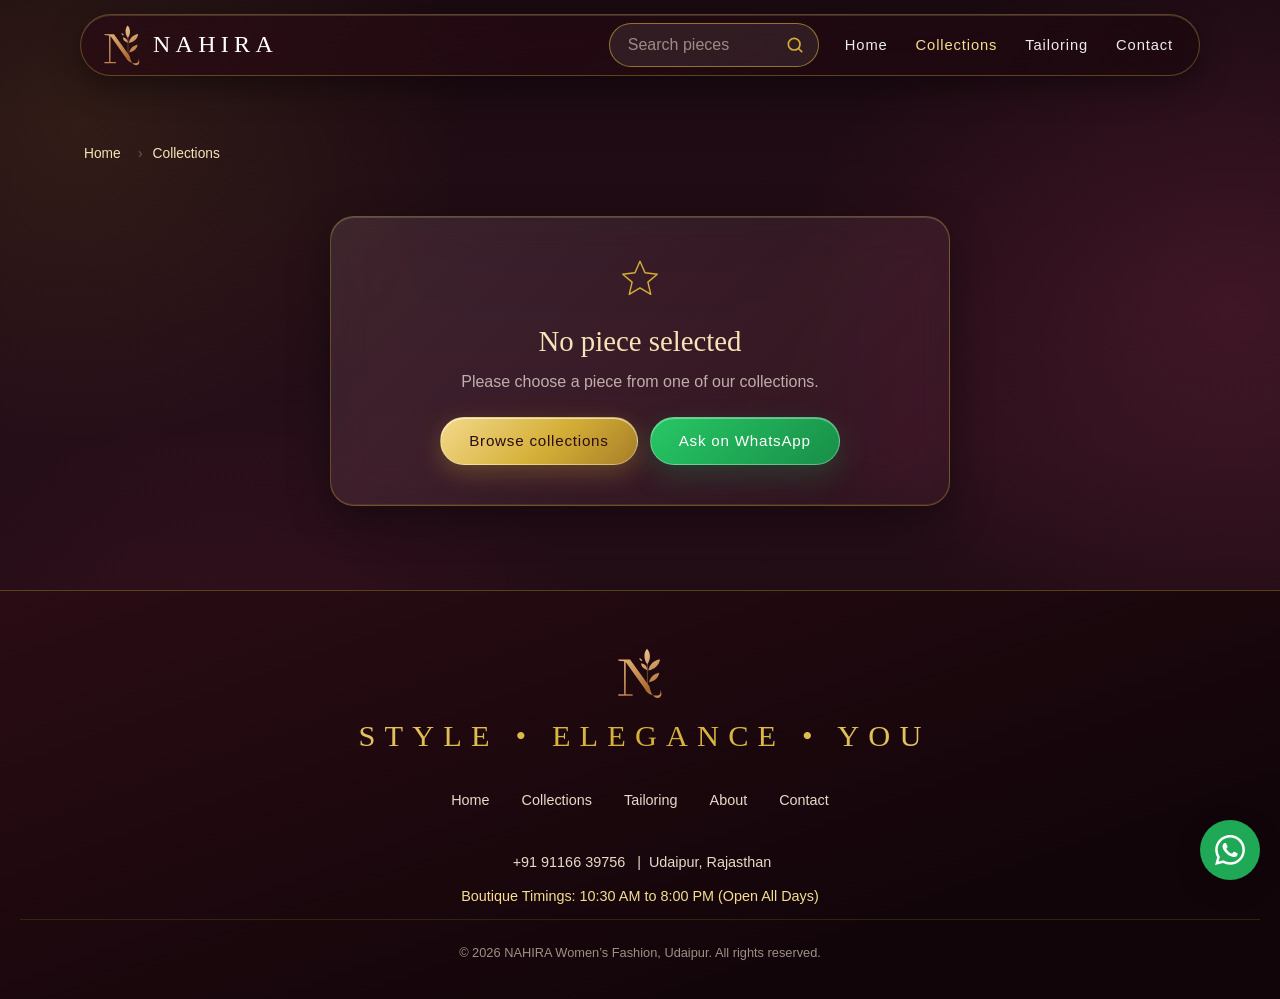
<file: product-details.html>
<!DOCTYPE html>
<html lang="en">
<head>
<meta charset="utf-8">
<meta name="google-site-verification" content="kNQYHkYStqjqv9sCTvhbz6NGvwlrKOeceafc1a-KuMM" />
<meta name="viewport" content="width=device-width, initial-scale=1, viewport-fit=cover">
<meta name="color-scheme" content="dark">
<meta name="theme-color" content="#1b0a11">
<title>Product | NAHIRA Women&rsquo;s Fashion, Udaipur</title>
<meta name="description" content="NAHIRA Women&rsquo;s Fashion, Udaipur. Reserve your piece on WhatsApp and collect it from our boutique.">
<meta property="og:site_name" content="NAHIRA Women&rsquo;s Fashion">
<meta property="og:title" content="Product | NAHIRA Women&rsquo;s Fashion, Udaipur">
<meta property="og:description" content="NAHIRA Women&rsquo;s Fashion, Udaipur. Reserve your piece on WhatsApp and collect it from our boutique.">
<meta property="og:type" content="website">
<meta name="twitter:card" content="summary">
<link rel="icon" href="data:image/svg+xml,%3Csvg xmlns='http://www.w3.org/2000/svg' viewBox='0 0 64 64'%3E%3Crect width='64' height='64' rx='14' fill='%235A1827'/%3E%3Ctext x='32' y='46' font-size='40' text-anchor='middle' fill='%23D4AF37' font-family='Georgia,serif'%3EN%3C/text%3E%3C/svg%3E">
<link rel="stylesheet" href="style.css">
<script>document.documentElement.classList.add("js");</script>
</head>
<body>
<svg width="0" height="0" style="position:absolute" aria-hidden="true">
<defs>
<linearGradient id="bz" gradientUnits="userSpaceOnUse" x1="118" y1="246" x2="530" y2="625"><stop offset="0" stop-color="#e3b479"/><stop offset=".45" stop-color="#c88b52"/><stop offset=".75" stop-color="#a8692f"/><stop offset="1" stop-color="#c58a50"/></linearGradient>
<linearGradient id="lf" gradientUnits="userSpaceOnUse" x1="350" y1="140" x2="530" y2="470"><stop offset="0" stop-color="#e8c28f"/><stop offset="1" stop-color="#b9783c"/></linearGradient>
<symbol id="logo" viewBox="100 120 470 520">
<path fill="url(#bz)" d="M118 246H236L430 516C440 584 472 632 512 630C552 628 562 580 532 548C548 576 540 606 502 606C452 606 402 582 381 534L192 270V592H262V607H118V592H176V262Q132 262 118 256Z"/>
<path fill="none" stroke="url(#bz)" stroke-width="5" stroke-linecap="round" d="M411 520C406 440 412 360 408 292"/>
<g fill="url(#lf)">
<path d="M408 292C372 250 368 180 405 138C445 180 442 250 408 292Z"/>
<path d="M418 355C430 290 480 250 535 243C530 300 480 345 418 355Z"/>
<path d="M425 472C435 420 480 385 527 377C520 430 480 462 425 472Z"/>
<path d="M408 352C365 337 345 312 346 283C385 290 405 315 408 352Z"/>
<path d="M327 233C345 235 357 248 358 263C340 258 330 248 327 233Z"/>
</g>
<path fill="none" stroke="#fbe9cc" stroke-opacity=".35" stroke-width="2" d="M405 150C396 200 398 250 408 285"/>
</symbol>
</defs>
</svg>
<svg width="0" height="0" style="position:absolute" aria-hidden="true"><symbol id="wa" viewBox="0 0 24 24"><path d="M17.47 14.38c-.3-.15-1.76-.87-2.03-.97-.27-.1-.47-.15-.67.15-.2.3-.77.97-.94 1.16-.17.2-.35.22-.64.07-.3-.15-1.26-.46-2.39-1.47-.88-.79-1.48-1.76-1.65-2.06-.17-.3-.02-.46.13-.6.13-.13.3-.35.45-.52.15-.17.2-.3.3-.5.1-.2.05-.37-.03-.52-.07-.15-.67-1.61-.92-2.2-.24-.58-.49-.5-.67-.51h-.57c-.2 0-.52.08-.79.37-.27.3-1.04 1.02-1.04 2.48s1.07 2.88 1.21 3.07c.15.2 2.1 3.2 5.08 4.49.71.3 1.26.49 1.69.62.71.23 1.36.2 1.87.12.57-.08 1.76-.72 2-1.41.25-.7.25-1.29.17-1.41-.07-.13-.27-.2-.57-.35zM12.05 21.78a9.87 9.87 0 01-5.03-1.38l-.36-.21-3.74.98 1-3.65-.24-.37a9.86 9.86 0 01-1.51-5.26c0-5.45 4.44-9.88 9.89-9.88 2.64 0 5.12 1.03 6.99 2.9a9.82 9.82 0 012.89 6.99c0 5.45-4.44 9.88-9.89 9.88zm8.41-18.3A11.82 11.82 0 0012.05 0C5.5 0 .16 5.34.16 11.89c0 2.1.55 4.14 1.59 5.95L.06 24l6.3-1.65a11.88 11.88 0 005.69 1.45c6.55 0 11.89-5.34 11.89-11.89 0-3.18-1.24-6.17-3.48-8.42z"/></symbol></svg>
<a class="skip" href="#main">Skip to content</a>

<nav id="nav" aria-label="Main">
  <a href="index.html" class="brand" aria-label="Nahira home"><svg aria-hidden="true"><use href="#logo"/></svg>NAHIRA</a>
  <button class="burger" id="burger" type="button" aria-label="Open menu" aria-controls="links" aria-expanded="false"><span aria-hidden="true">&#9776;</span></button>
  <div class="menu" id="links">
    <form class="nsearch" id="navSearch" role="search" action="products-list.html" method="get">
      <input type="hidden" name="cat" value="all">
      <input id="gq" name="q" type="search" placeholder="Search pieces" aria-label="Search all pieces" autocomplete="off" autocapitalize="off" autocorrect="off" spellcheck="false" enterkeyhint="search" maxlength="80">
      <button type="submit" aria-label="Search"><svg viewBox="0 0 24 24" fill="none" stroke="currentColor" stroke-width="2" stroke-linecap="round" aria-hidden="true"><circle cx="11" cy="11" r="7"/><path d="M20 20l-3.5-3.5"/></svg></button>
    </form>
    <a href="index.html">Home</a><a href="collections.html" aria-current="page">Collections</a><a href="index.html#tailoring">Tailoring</a><a href="index.html#contact">Contact</a>
  </div>
</nav>

<main id="main" class="page">
<div class="wrap">
  <nav class="crumbs rise" aria-label="Breadcrumb" id="crumbs"><a href="index.html">Home</a><i>&rsaquo;</i><a href="collections.html">Collections</a></nav>
  <section id="app" aria-live="polite"><noscript><div class="notice glass"><h2>Please enable JavaScript</h2><p>The catalogue needs JavaScript to load. You can still message us on WhatsApp.</p><div class="notice-row"><a class="btn btn-wa" href="https://wa.me/919116639756">Chat on WhatsApp</a></div></div></noscript></section>
</div>
</main>

<footer class="foot">
  <svg class="foot-emblem" viewBox="0 0 100 100" aria-hidden="true"><use href="#logo"/></svg>
  <p class="motto">STYLE &bull; ELEGANCE &bull; YOU</p>
  <div class="foot-links"><a href="index.html">Home</a><a href="collections.html">Collections</a><a href="index.html#tailoring">Tailoring</a><a href="index.html#about">About</a><a href="index.html#contact">Contact</a></div>
  <p class="foot-contact"><a href="tel:+919116639756">+91 91166 39756</a> &nbsp;|&nbsp; Udaipur, Rajasthan</p>
  <p class="hrs">Boutique Timings: 10:30 AM to 8:00 PM (Open All Days)</p>
  <p class="copy">&copy; <span id="yr">2026</span> NAHIRA Women&rsquo;s Fashion, Udaipur. All rights reserved.</p>
</footer>

<a class="fab" id="fab" href="https://wa.me/919116639756" target="_blank" rel="noopener" aria-label="Chat on WhatsApp"><svg viewBox="0 0 24 24" fill="currentColor" aria-hidden="true"><use href="#wa"/></svg></a>

<script src="inventory.js"></script>
<script>
(function () {
"use strict";
var app=document.getElementById("app");
if(!window.NAHIRA){ if(app){ app.textContent=""; var d=document.createElement("div"); d.className="notice glass"; d.innerHTML='<h2>We could not load the catalogue</h2><p>Please refresh the page, or message us on WhatsApp and we will help you right away.</p><div class="notice-row"><a class="btn btn-wa" href="https://wa.me/919116639756">Chat on WhatsApp</a></div>'; app.appendChild(d);} return; }
var N=window.NAHIRA; var $=function(i){return document.getElementById(i);};
var C=N.config, E=N.esc;
var params=new URLSearchParams(location.search);
var id=(params.get("id")||"").trim();
var p=id?N.product(id):null;
var SHARE_ICON='<svg viewBox="0 0 24 24" fill="none" stroke="currentColor" stroke-width="1.8" stroke-linecap="round" stroke-linejoin="round" aria-hidden="true"><circle cx="18" cy="5" r="3"/><circle cx="6" cy="12" r="3"/><circle cx="18" cy="19" r="3"/><path d="M8.6 10.5l6.8-4M8.6 13.5l6.8 4"/></svg>', RULER_ICON='<svg viewBox="0 0 24 24" fill="none" stroke="currentColor" stroke-width="1.8" stroke-linecap="round" stroke-linejoin="round" aria-hidden="true"><path d="M3 17l14-14 4 4L7 21H3z"/><path d="M13 7l2 2M10 10l2 2M7 13l2 2"/></svg>';

function missing(title,text){
  N.initShell();
  N.setMeta({title:title+" | NAHIRA Women\u2019s Fashion"});
  app.innerHTML='<div class="notice glass"><svg viewBox="0 0 64 64" fill="none" stroke="currentColor" stroke-width="2" stroke-linecap="round" stroke-linejoin="round" aria-hidden="true"><path d="M32 6l7 16 17 2-13 11 4 17-15-9-15 9 4-17L8 24l17-2z"/></svg><h2>'+E(title)+'</h2><p>'+E(text)+'</p><div class="notice-row"><a class="btn btn-gold" href="collections.html">Browse collections</a>'+
    '<a class="btn btn-wa" target="_blank" rel="noopener" href="'+E(N.wa("Hello Nahira Fashion, I could not find a product on your website. Could you help me?"))+'">Ask on WhatsApp</a></div></div>';
}
if(!id){ missing("No piece selected","Please choose a piece from one of our collections."); return; }
if(!p){ missing("We could not find that piece","It may have been sold or the link may be old. Our collections have many more beautiful pieces."); return; }

var cat=N.cat(p.category)||{name:"Collection",id:""};
var sizes=N.sizesFor(p), sold=p.inStock===false, hasPrice=typeof p.price==="number"&&p.price>0;
var state={size:null,qty:1,unit:"in"};
var imgs=(p.images||[]).filter(Boolean);
var chart=(C.sizeChart||[]).filter(function(r){ return sizes&&sizes.indexOf(r.size)>=0; });
var tok=N.generateToken();
var pageUrl=N.abs("product-details.html?id="+encodeURIComponent(p.id));
var title=p.name+" | NAHIRA Women\u2019s Fashion, Udaipur";

/* link-preview + search-engine data */
N.setMeta({title:title,description:(p.description||p.name).slice(0,155),image:imgs[0],url:pageUrl});
try{
  var ld={"@context":"https://schema.org","@type":"Product",name:p.name,description:p.description||p.name,category:cat.name,sku:p.id,url:pageUrl};
  if(imgs.length) ld.image=imgs.map(function(s){ return N.abs(s); });
  if(hasPrice) ld.offers={"@type":"Offer",priceCurrency:"INR",price:p.price,availability:sold?"https://schema.org/OutOfStock":"https://schema.org/InStock"};
  var sc=document.createElement("script"); sc.type="application/ld+json"; sc.textContent=JSON.stringify(ld); document.head.appendChild(sc);
}catch(e){}

var crumbs=$("crumbs");
if(crumbs) crumbs.insertAdjacentHTML("beforeend",'<i>&rsaquo;</i><a href="products-list.html?cat='+encodeURIComponent(cat.id)+'">'+E(cat.name)+'</a><i>&rsaquo;</i><span aria-current="page">'+E(p.name)+'</span>');

var disc=(p.mrp>p.price&&hasPrice)?Math.round((1-p.price/p.mrp)*100):0;
var thumbs=imgs.length>1?'<div class="thumbs" role="group" aria-label="Product photos">'+imgs.map(function(src,i){
  return '<button type="button" data-i="'+i+'" aria-label="Photo '+(i+1)+' of '+imgs.length+'"'+(i===0?' aria-current="true"':'')+'>'+N.media(p,"",i)+'</button>';}).join("")+'</div>':'';
var priceHtml=hasPrice
  ? '<p class="pd-price">'+E(N.price(p.price))+(p.mrp>p.price?' <s class="pd-note">'+E(N.price(p.mrp))+'</s>':'')+(disc?' <span class="pd-note">'+disc+'% off</span>':'')+'</p>'
  : '<p class="pd-price">Price on request</p><p class="pd-note">Message us on WhatsApp for the price and availability.</p>';

app.innerHTML=
'<div class="pd">'+
  '<div class="rise pd-gallery"><div class="pd-main media-wrap" id="main-pic">'+N.media(p,"")+((sold||p.badge)?'<span class="media-badge">'+E(sold?"Sold out":p.badge)+'</span>':'')+'</div>'+thumbs+'</div>'+
  '<div class="pd-info rise" style="animation-delay:.1s">'+
    '<a class="pd-cat" href="products-list.html?cat='+encodeURIComponent(cat.id)+'">'+E(cat.name)+'</a>'+
    '<h1 class="title">'+E(p.name)+'</h1>'+
    priceHtml+
    (p.note?'<p class="pd-note">'+E(p.note)+'</p>':'')+
    '<p class="pd-desc">'+E(p.description||"")+'</p>'+
    (p.fabric?'<p class="pd-fabric">Fabric: <b>'+E(p.fabric)+'</b></p>':'')+
    ((p.details&&p.details.length)?'<ul class="pd-details">'+p.details.map(function(d){return '<li>'+E(d)+'</li>';}).join("")+'</ul>':'')+
    (sizes?'<div class="pd-opt"><div class="pd-labrow"><span class="pd-label" id="szl">Select size</span>'+
      (chart.length?'<button type="button" class="link-btn" id="sgOpen" aria-haspopup="dialog">'+RULER_ICON+'Size Guide</button>':'')+'</div>'+
      '<div class="size-list" id="sizes" role="radiogroup" aria-labelledby="szl">'+
      sizes.map(function(s){return '<button type="button" class="size-btn" role="radio" aria-checked="false" data-s="'+E(s)+'">'+E(s)+'</button>';}).join("")+'</div>'+
      '<p class="pd-hint" id="cust" hidden>Custom size: we will take your measurements at the boutique or on WhatsApp. <a href="index.html#tailoring">See Custom Tailoring</a></p>'+
      '<p class="pd-error" id="err" role="alert"></p></div>':'')+
    (p.tailoringHint?'<p class="pd-hint">Want it stitched? <a href="index.html#tailoring">Explore Custom Tailoring &rarr;</a></p>':'')+
    '<div class="pd-opt"><span class="pd-label" id="ql">Quantity</span><div class="stepper" role="group" aria-labelledby="ql"><button type="button" id="minus" aria-label="Decrease quantity">&minus;</button><output id="qv" aria-live="polite">1</output><button type="button" id="plus" aria-label="Increase quantity">+</button></div></div>'+
    '<div class="pd-actions"><a class="btn btn-wa btn-block" id="order" target="_blank" rel="noopener" href="'+E(N.wa("Hello Nahira Fashion, I would like to ask about "+p.name+"."))+'">'+(sold?"Ask about similar pieces":"Reserve / Order on WhatsApp")+'</a>'+
      '<p class="pd-note" id="tokNote">Order token: <b class="num" id="tokVal"></b>. It is added to your WhatsApp message.</p>'+
      '<button type="button" class="btn btn-line btn-block" id="shareBtn">'+SHARE_ICON+'Share this piece</button>'+
      '<a class="btn btn-line btn-block" href="tel:'+E(C.phoneTel)+'">Call '+E(C.phoneDisplay)+'</a></div>'+
    '<div class="pickup-card glass"><b>Boutique pickup, Udaipur</b>Reserve on WhatsApp and collect from our boutique. We will confirm availability and a pickup time with you.'+
      '<p class="hrs">Boutique Timings: '+E(C.hours||"")+'</p><p><a href="'+E(C.mapLink)+'" target="_blank" rel="noopener">Open in Google Maps</a></p></div>'+
  '</div>'+
'</div>';

/* ---------- gallery ---------- */
var mainPic=$("main-pic");
[].forEach.call(document.querySelectorAll(".thumbs button"),function(b){
  b.addEventListener("click",function(){
    var badge=mainPic.querySelector(".media-badge");
    mainPic.innerHTML=N.media(p,"",+b.dataset.i)+(badge?badge.outerHTML:"");
    [].forEach.call(document.querySelectorAll(".thumbs button"),function(x){ x.setAttribute("aria-current",String(x===b)); });
  });
});

/* ---------- size / quantity / order ---------- */
var order=$("order"), qv=$("qv"), plus=$("plus"), minus=$("minus"), err=$("err"), cust=$("cust"), tokVal=$("tokVal");
function message(){
  if(sold) return "Hello Nahira Fashion, I saw \""+p.name+"\" on your website ("+pageUrl+"). Is it available again, or do you have similar pieces?";
  var facts=[["Product",p.name],["Category",cat.name]];
  if(sizes) facts.push(["Size",state.size==="Custom"?"Custom (measurements to follow)":(state.size||"Not selected")]);
  facts.push(["Quantity",String(state.qty)]);
  facts.push(["Price",hasPrice?(N.price(p.price)+(state.qty>1?" each | Total "+N.price(p.price*state.qty):"")):"Price on request"]);
  return N.orderMessage({title:"Boutique Reservation",token:tok,intro:"Hello Nahira Fashion, I would like to reserve the following piece:",facts:facts,sku:p.id,url:pageUrl});
}
function paint(){
  if(qv) qv.textContent=state.qty;
  if(minus) minus.disabled=state.qty<=1;
  if(plus) plus.disabled=state.qty>=C.maxQty;
  if(cust) cust.hidden=state.size!=="Custom";
  [].forEach.call(document.querySelectorAll(".size-btn"),function(x){ x.setAttribute("aria-checked",String(x.dataset.s===state.size)); });
  if(tokVal) tokVal.textContent=tok;
  if(order) order.href=N.wa(message());
}
function pick(s){ state.size=s; if(err) err.textContent=""; paint(); }
[].forEach.call(document.querySelectorAll(".size-btn"),function(b){ b.addEventListener("click",function(){ pick(b.dataset.s); }); });
if(minus) minus.addEventListener("click",function(){ if(state.qty>1){ state.qty--; paint(); } });
if(plus) plus.addEventListener("click",function(){ if(state.qty<C.maxQty){ state.qty++; paint(); } });
if(order) order.addEventListener("click",function(e){
  if(sizes&&!sold&&!state.size){
    e.preventDefault(); if(err) err.textContent="Please select a size to continue.";
    var g=$("sizes"); if(g){ g.classList.remove("is-bad"); void g.offsetWidth; g.classList.add("is-bad"); g.scrollIntoView({block:"center",behavior:"smooth"}); var f=g.querySelector(".size-btn"); if(f) f.focus({preventScroll:true}); }
    return;
  }
  order.href=N.wa(message());                                  /* this order uses the current token ... */
  setTimeout(function(){ tok=N.generateToken(); paint(); },900);  /* ... the next one gets a fresh token */
});

/* ---------- share ---------- */
var shareBtn=$("shareBtn");
if(shareBtn) shareBtn.addEventListener("click",function(){
  N.share({title:p.name+" | NAHIRA",text:"Hey! Look at this gorgeous piece from NAHIRA Boutique: "+p.name+". What do you think about this? "+pageUrl});
});
paint();

/* ---------- size guide popup (Inches / cm, one-tap size, keyboard focus trap) ---------- */
var sgOpen=$("sgOpen"), modal=null, lastFocus=null;
function cm(v){ return Math.round(v*2.54); }
function sgPaint(){
  var f=function(v){ return state.unit==="in"?v+"\u2033":String(cm(v)); };
  modal.querySelector("tbody").innerHTML=chart.map(function(r){
    return '<tr'+(state.size===r.size?' class="is-on"':'')+'><td><button type="button" class="size-pick" data-s="'+E(r.size)+'" aria-label="Select size '+E(r.size)+'">'+E(r.size)+'</button></td><td>'+f(r.bust)+'</td><td>'+f(r.waist)+'</td><td>'+f(r.hip)+'</td></tr>';
  }).join("");
  [].forEach.call(modal.querySelectorAll(".unit-toggle button"),function(b){ b.setAttribute("aria-pressed",String(b.dataset.u===state.unit)); });
  modal.querySelector(".unit-cap").textContent=state.unit==="in"?"Measurements in inches":"Measurements in centimetres";
}
function sgClose(){
  if(!modal||!modal.classList.contains("is-open")) return;
  modal.classList.remove("is-open"); modal.setAttribute("aria-hidden","true");
  document.documentElement.style.overflow=""; document.body.style.overflow="";
  if(lastFocus&&lastFocus.focus) lastFocus.focus({preventScroll:true});
}
function sgShow(){
  if(!modal){
    modal=document.createElement("div"); modal.className="modal"; modal.setAttribute("aria-hidden","true");
    modal.innerHTML='<div class="modal-back" data-close="1"></div><div class="modal-box" role="dialog" aria-modal="true" aria-labelledby="sgT" tabindex="-1">'+
      '<button type="button" class="modal-close" data-close="1" aria-label="Close size guide">&times;</button>'+
      '<h2 id="sgT">Size Guide</h2><p class="modal-sub">Standard body measurements. Tap a size to select it.</p>'+
      '<div class="unit-toggle" role="group" aria-label="Measurement unit"><button type="button" data-u="in">Inches</button><button type="button" data-u="cm">cm</button></div>'+
      '<table class="size-table"><thead><tr><th scope="col">Size</th><th scope="col">Bust</th><th scope="col">Waist</th><th scope="col">Hip</th></tr><tr><th class="unit-cap" colspan="4"></th></tr></thead><tbody></tbody></table>'+
      '<p class="modal-note">Between sizes, or want a perfect fit? Choose <b>Custom</b> and we will stitch to your exact measurements. <a href="index.html#tailoring">Custom Tailoring</a></p></div>';
    document.body.appendChild(modal);
    modal.addEventListener("click",function(e){
      var t=e.target; if(!t.closest) return;
      if(t.closest("[data-close]")){ sgClose(); return; }
      var u=t.closest(".unit-toggle button"); if(u){ state.unit=u.dataset.u; sgPaint(); return; }
      var s=t.closest(".size-pick"); if(s){ pick(s.dataset.s); sgClose(); var b=document.querySelector('.size-btn[data-s="'+s.dataset.s+'"]'); if(b) b.focus({preventScroll:true}); }
    });
  }
  sgPaint(); modal.classList.add("is-open"); modal.setAttribute("aria-hidden","false");
  document.documentElement.style.overflow="hidden"; document.body.style.overflow="hidden";
  setTimeout(function(){ var x=modal.querySelector(".modal-close"); if(x) x.focus({preventScroll:true}); },40);
}
if(sgOpen) sgOpen.addEventListener("click",function(){ lastFocus=sgOpen; sgShow(); });
document.addEventListener("keydown",function(e){
  if(!modal||!modal.classList.contains("is-open")) return;
  if(e.key==="Escape"){ e.preventDefault(); sgClose(); return; }
  if(e.key==="Tab"){
    var f=[].slice.call(modal.querySelectorAll("button")).filter(function(b){ return b.offsetParent!==null||b===document.activeElement; });
    if(!f.length) return; var first=f[0], last=f[f.length-1], box=modal.querySelector(".modal-box");
    if(e.shiftKey&&(document.activeElement===first||document.activeElement===box)){ e.preventDefault(); last.focus(); }
    else if(!e.shiftKey&&document.activeElement===last){ e.preventDefault(); first.focus(); }
  }
});

/* ---------- related pieces (3 from the same category) ---------- */
var rel=N.inCat(p.category).filter(function(x){return x.id!==p.id;}).slice(0,3);
if(!rel.length) rel=N.shelf().filter(function(x){return x.id!==p.id;}).slice(0,3);
if(rel.length) app.insertAdjacentHTML("beforeend",'<section class="related" aria-labelledby="relT"><h2 id="relT">You may also like</h2><div class="grid-prod">'+rel.map(N.card).join("")+'</div></section>');

N.initShell();
})();
</script>
</body>
</html>
</file>
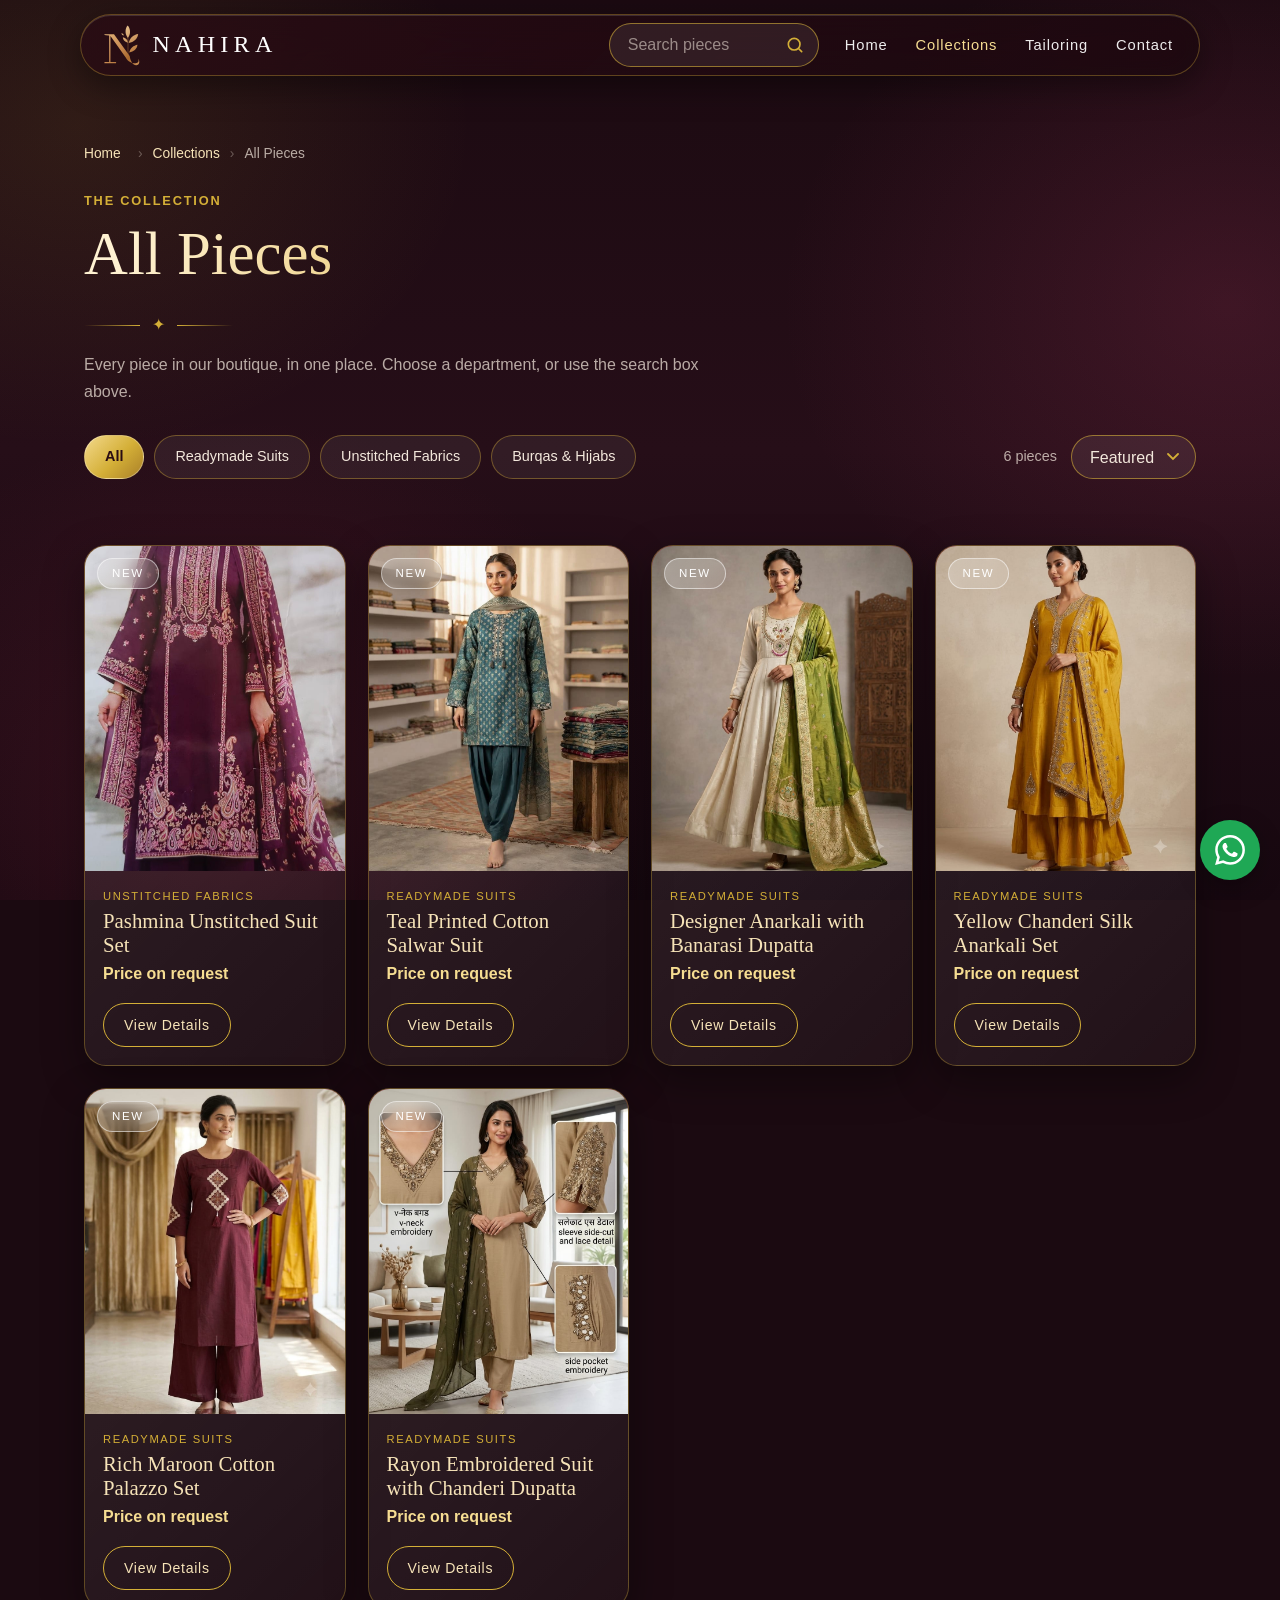
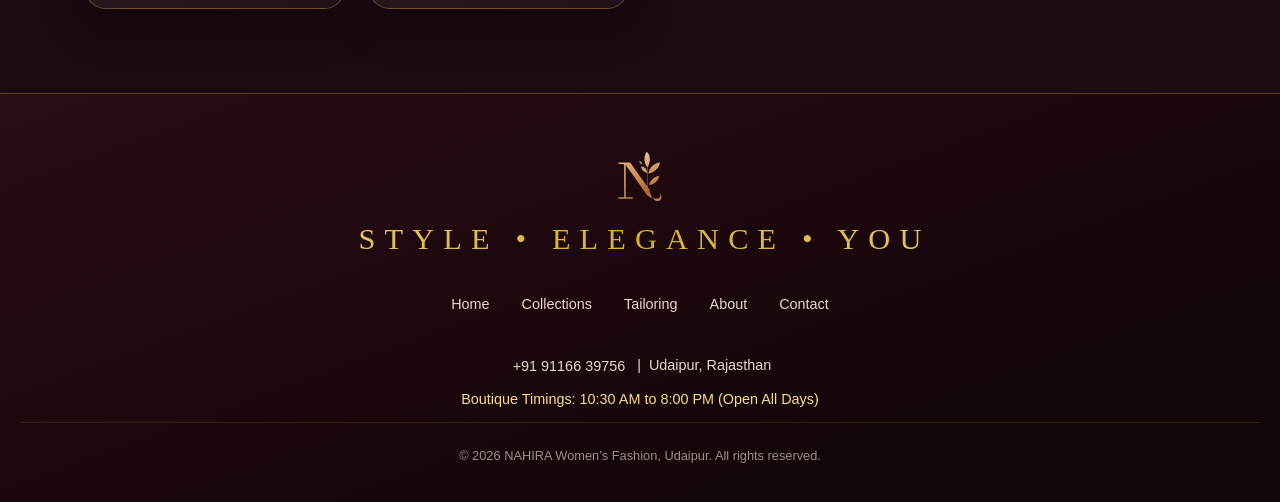
<file: products-list.html>
<!DOCTYPE html>
<html lang="en">
<head>
<meta charset="utf-8">
<meta name="google-site-verification" content="kNQYHkYStqjqv9sCTvhbz6NGvwlrKOeceafc1a-KuMM" />
<meta name="viewport" content="width=device-width, initial-scale=1, viewport-fit=cover">
<meta name="color-scheme" content="dark">
<meta name="theme-color" content="#1b0a11">
<title>Our Collection | NAHIRA Women&rsquo;s Fashion, Udaipur</title>
<meta name="description" content="Browse the NAHIRA collection: designer suits, unstitched fabrics, burqas and hijabs in Udaipur.">
<meta property="og:site_name" content="NAHIRA Women&rsquo;s Fashion">
<meta property="og:title" content="Our Collection | NAHIRA Women&rsquo;s Fashion, Udaipur">
<meta property="og:description" content="Browse the NAHIRA collection: designer suits, unstitched fabrics, burqas and hijabs in Udaipur.">
<meta property="og:type" content="website">
<meta name="twitter:card" content="summary">
<link rel="icon" href="data:image/svg+xml,%3Csvg xmlns='http://www.w3.org/2000/svg' viewBox='0 0 64 64'%3E%3Crect width='64' height='64' rx='14' fill='%235A1827'/%3E%3Ctext x='32' y='46' font-size='40' text-anchor='middle' fill='%23D4AF37' font-family='Georgia,serif'%3EN%3C/text%3E%3C/svg%3E">
<link rel="stylesheet" href="style.css">
<script>document.documentElement.classList.add("js");</script>
</head>
<body>
<svg width="0" height="0" style="position:absolute" aria-hidden="true">
<defs>
<linearGradient id="bz" gradientUnits="userSpaceOnUse" x1="118" y1="246" x2="530" y2="625"><stop offset="0" stop-color="#e3b479"/><stop offset=".45" stop-color="#c88b52"/><stop offset=".75" stop-color="#a8692f"/><stop offset="1" stop-color="#c58a50"/></linearGradient>
<linearGradient id="lf" gradientUnits="userSpaceOnUse" x1="350" y1="140" x2="530" y2="470"><stop offset="0" stop-color="#e8c28f"/><stop offset="1" stop-color="#b9783c"/></linearGradient>
<symbol id="logo" viewBox="100 120 470 520">
<path fill="url(#bz)" d="M118 246H236L430 516C440 584 472 632 512 630C552 628 562 580 532 548C548 576 540 606 502 606C452 606 402 582 381 534L192 270V592H262V607H118V592H176V262Q132 262 118 256Z"/>
<path fill="none" stroke="url(#bz)" stroke-width="5" stroke-linecap="round" d="M411 520C406 440 412 360 408 292"/>
<g fill="url(#lf)">
<path d="M408 292C372 250 368 180 405 138C445 180 442 250 408 292Z"/>
<path d="M418 355C430 290 480 250 535 243C530 300 480 345 418 355Z"/>
<path d="M425 472C435 420 480 385 527 377C520 430 480 462 425 472Z"/>
<path d="M408 352C365 337 345 312 346 283C385 290 405 315 408 352Z"/>
<path d="M327 233C345 235 357 248 358 263C340 258 330 248 327 233Z"/>
</g>
<path fill="none" stroke="#fbe9cc" stroke-opacity=".35" stroke-width="2" d="M405 150C396 200 398 250 408 285"/>
</symbol>
</defs>
</svg>
<svg width="0" height="0" style="position:absolute" aria-hidden="true"><symbol id="wa" viewBox="0 0 24 24"><path d="M17.47 14.38c-.3-.15-1.76-.87-2.03-.97-.27-.1-.47-.15-.67.15-.2.3-.77.97-.94 1.16-.17.2-.35.22-.64.07-.3-.15-1.26-.46-2.39-1.47-.88-.79-1.48-1.76-1.65-2.06-.17-.3-.02-.46.13-.6.13-.13.3-.35.45-.52.15-.17.2-.3.3-.5.1-.2.05-.37-.03-.52-.07-.15-.67-1.61-.92-2.2-.24-.58-.49-.5-.67-.51h-.57c-.2 0-.52.08-.79.37-.27.3-1.04 1.02-1.04 2.48s1.07 2.88 1.21 3.07c.15.2 2.1 3.2 5.08 4.49.71.3 1.26.49 1.69.62.71.23 1.36.2 1.87.12.57-.08 1.76-.72 2-1.41.25-.7.25-1.29.17-1.41-.07-.13-.27-.2-.57-.35zM12.05 21.78a9.87 9.87 0 01-5.03-1.38l-.36-.21-3.74.98 1-3.65-.24-.37a9.86 9.86 0 01-1.51-5.26c0-5.45 4.44-9.88 9.89-9.88 2.64 0 5.12 1.03 6.99 2.9a9.82 9.82 0 012.89 6.99c0 5.45-4.44 9.88-9.89 9.88zm8.41-18.3A11.82 11.82 0 0012.05 0C5.5 0 .16 5.34.16 11.89c0 2.1.55 4.14 1.59 5.95L.06 24l6.3-1.65a11.88 11.88 0 005.69 1.45c6.55 0 11.89-5.34 11.89-11.89 0-3.18-1.24-6.17-3.48-8.42z"/></symbol></svg>
<a class="skip" href="#main">Skip to content</a>

<nav id="nav" aria-label="Main">
  <a href="index.html" class="brand" aria-label="Nahira home"><svg aria-hidden="true"><use href="#logo"/></svg>NAHIRA</a>
  <button class="burger" id="burger" type="button" aria-label="Open menu" aria-controls="links" aria-expanded="false"><span aria-hidden="true">&#9776;</span></button>
  <div class="menu" id="links">
    <form class="nsearch" id="navSearch" role="search" action="products-list.html" method="get">
      <input type="hidden" name="cat" value="all">
      <input id="gq" name="q" type="search" placeholder="Search pieces" aria-label="Search all pieces" autocomplete="off" autocapitalize="off" autocorrect="off" spellcheck="false" enterkeyhint="search" maxlength="80">
      <button type="submit" aria-label="Search"><svg viewBox="0 0 24 24" fill="none" stroke="currentColor" stroke-width="2" stroke-linecap="round" aria-hidden="true"><circle cx="11" cy="11" r="7"/><path d="M20 20l-3.5-3.5"/></svg></button>
    </form>
    <a href="index.html">Home</a><a href="collections.html" aria-current="page">Collections</a><a href="index.html#tailoring">Tailoring</a><a href="index.html#contact">Contact</a>
  </div>
</nav>

<main id="main" class="page">
<div class="wrap">
  <nav class="crumbs rise" aria-label="Breadcrumb" id="crumbs"><a href="index.html">Home</a><i>&rsaquo;</i><a href="collections.html">Collections</a></nav>
  <header class="list-head rise">
    <p class="kicker" id="kick">The Collection</p>
    <h1 class="title" id="ttl">Loading&hellip;</h1>
    <div class="orn"><i></i>&#10022;<i></i></div>
    <p class="lead" id="lead"></p>
  </header>
  <div class="list-bar rise" id="bar" hidden>
    <div class="filter-chips" id="chips" role="navigation" aria-label="Filter by category"></div>
    <div class="list-tools"><span id="count" aria-live="polite"></span>
      <label class="sr-only" for="sort">Sort pieces</label>
      <select class="sort-select" id="sort"><option value="featured">Featured</option><option value="name">A &ndash; Z</option></select></div>
  </div>
  <p class="list-info" id="info" aria-live="polite"></p>
  <section id="app" aria-live="polite"><noscript><div class="notice glass"><h2>Please enable JavaScript</h2><p>The catalogue needs JavaScript to load. You can still message us on WhatsApp.</p><div class="notice-row"><a class="btn btn-wa" href="https://wa.me/919116639756">Chat on WhatsApp</a></div></div></noscript></section>
</div>
</main>

<footer class="foot">
  <svg class="foot-emblem" viewBox="0 0 100 100" aria-hidden="true"><use href="#logo"/></svg>
  <p class="motto">STYLE &bull; ELEGANCE &bull; YOU</p>
  <div class="foot-links"><a href="index.html">Home</a><a href="collections.html">Collections</a><a href="index.html#tailoring">Tailoring</a><a href="index.html#about">About</a><a href="index.html#contact">Contact</a></div>
  <p class="foot-contact"><a href="tel:+919116639756">+91 91166 39756</a> &nbsp;|&nbsp; Udaipur, Rajasthan</p>
  <p class="hrs">Boutique Timings: 10:30 AM to 8:00 PM (Open All Days)</p>
  <p class="copy">&copy; <span id="yr">2026</span> NAHIRA Women&rsquo;s Fashion, Udaipur. All rights reserved.</p>
</footer>

<a class="fab" id="fab" href="https://wa.me/919116639756" target="_blank" rel="noopener" aria-label="Chat on WhatsApp"><svg viewBox="0 0 24 24" fill="currentColor" aria-hidden="true"><use href="#wa"/></svg></a>

<script src="inventory.js"></script>
<script>
(function () {
"use strict";
var app=document.getElementById("app");
if(!window.NAHIRA){ if(app){ app.textContent=""; var d=document.createElement("div"); d.className="notice glass"; d.innerHTML='<h2>We could not load the catalogue</h2><p>Please refresh the page, or message us on WhatsApp and we will help you right away.</p><div class="notice-row"><a class="btn btn-wa" href="https://wa.me/919116639756">Chat on WhatsApp</a></div>'; app.appendChild(d);} return; }
var N=window.NAHIRA; var $=function(i){return document.getElementById(i);};
var params=new URLSearchParams(location.search);
var raw=(params.get("cat")||"all").trim().toLowerCase();
var shelf=N.categories.filter(function(c){return !c.href;});
var cat=raw==="all"?null:shelf.filter(function(c){return c.id.toLowerCase()===raw;})[0];
var q=(params.get("q")||"").trim().slice(0,80);
var input=$("gq"), bar=$("bar"), sortEl=$("sort");

function setQ(v){ try{ var u=new URL(location.href); if(v) u.searchParams.set("q",v); else u.searchParams.delete("q"); history.replaceState(null,"",u.pathname+u.search+u.hash); }catch(e){} }
function notice(title,text,extra){ app.innerHTML='<div class="notice glass"><svg viewBox="0 0 64 64" fill="none" stroke="currentColor" stroke-width="2" stroke-linecap="round" stroke-linejoin="round" aria-hidden="true"><path d="M32 6l7 16 17 2-13 11 4 17-15-9-15 9 4-17L8 24l17-2z"/></svg><h2>'+N.esc(title)+'</h2><p>'+text+'</p><div class="notice-row">'+extra+'</div></div>'; }

/* unknown ?cat= : friendly fallback (the nav search box still works) */
if(raw!=="all"&&!cat){
  N.initShell();
  N.setMeta({title:"Collection not found | NAHIRA Women\u2019s Fashion"});
  $("kick").textContent="Collection not found"; $("ttl").textContent="We could not find that collection";
  $("lead").textContent="The link may be old or mistyped. Please choose one of our collections below.";
  notice("Choose a collection","Here are the collections currently available at NAHIRA.",
    shelf.map(function(c){return '<a class="btn btn-line" href="products-list.html?cat='+encodeURIComponent(c.id)+'">'+N.esc(c.name)+'</a>';}).join("")+'<a class="btn btn-gold" href="collections.html">All collections</a>');
  return;
}

var baseName=cat?cat.name:"All Pieces";
var items=cat?N.inCat(cat.id):N.shelf();
$("crumbs").insertAdjacentHTML("beforeend",'<i>&rsaquo;</i><span aria-current="page">'+N.esc(baseName)+'</span>');
$("chips").innerHTML='<a class="filter-chip" href="products-list.html?cat=all"'+(cat?'':' aria-current="true"')+'>All</a>'+shelf.map(function(c){
  return '<a class="filter-chip" href="products-list.html?cat='+encodeURIComponent(c.id)+'"'+(cat&&cat.id===c.id?' aria-current="true"':'')+'>'+N.esc(c.name)+'</a>';}).join("");
bar.hidden=false;

function paintHead(){
  var searching=!!q;
  $("kick").textContent=searching?"Search":(cat?(cat.tagline||"The Collection"):"The Collection");
  $("ttl").textContent=searching?"Search results":baseName;
  $("lead").textContent=searching?"Showing pieces from every collection that match your search.":(cat?(cat.description||""):"Every piece in our boutique, in one place. Choose a department, or use the search box above.");
  N.setMeta({title:(searching?"Search: "+q:baseName)+" | NAHIRA Women\u2019s Fashion, Udaipur"});
}
function render(){
  var searching=!!q, list=searching?N.search(N.shelf(),q):items.slice();   /* search always looks through ALL products */
  if(sortEl.value==="name") list.sort(function(a,b){return String(a.name).localeCompare(String(b.name));});
  paintHead();
  $("count").textContent=list.length+(list.length===1?" piece":" pieces");
  $("info").textContent=searching?(list.length+(list.length===1?" result":" results")+" for \u201C"+q+"\u201D"):"";
  sortEl.disabled=!list.length;
  if(!list.length){
    if(searching){
      notice("No pieces found","We could not find &ldquo;"+N.esc(q)+"&rdquo;. Try another word such as a fabric or colour, or message us and we will help you find it.",
        '<a class="btn btn-wa" target="_blank" rel="noopener" href="'+N.esc(N.wa('Hello Nahira Fashion, I am looking for "'+q+'". Can you help me?'))+'">Ask on WhatsApp</a><button type="button" class="btn btn-line" id="clr">Clear search</button>');
      var b=$("clr"); if(b) b.addEventListener("click",function(){ if(input) input.value=""; onSearch(""); if(input) input.focus(); });
      return;
    }
    notice("New pieces arriving soon","We are adding new designs to this collection. Message us and we will tell you what is coming.",
      '<a class="btn btn-wa" target="_blank" rel="noopener" href="'+N.esc(N.wa("Hello Nahira Fashion, I would like to know about new arrivals in "+baseName+"."))+'">Ask on WhatsApp</a><a class="btn btn-line" href="collections.html">All collections</a>');
    return;
  }
  app.innerHTML='<div class="grid-prod">'+list.map(N.card).join("")+'</div>';
}
function onSearch(v){ q=String(v||"").trim().slice(0,80); setQ(q); render(); }

N.initShell({onSearch:onSearch});          /* typing in the top search box filters live, across ALL products */
if(input) input.value=q;
sortEl.addEventListener("change",render);
render();
if(location.hash==="#search"&&input) input.focus();
})();
</script>
</body>
</html>
</file>
<file: style.css>
/* =====================================================================
   NAHIRA WOMEN'S FASHION  |  style.css  (single shared design system)
   Used by: index.html, collections.html, products-list.html, product-details.html
   Naming: every component has its own prefix so nothing can collide
     .nav / .menu / .nsearch   navigation          .btn-*     buttons
     .hero-* / .feat-*          homepage hero        .pcard-*   product card
     .dept-*                    department card      .tb-*      tailoring builder
     .pd-* / .size-* / .modal   product page         .info-*    contact cards
   State classes always start with "is-" (is-on, is-open, is-set, is-empty).
   ===================================================================== */

/* ---------- 1. Tokens ---------- */
:root{
  --bg:#1b0a11; --wine:#5A1827; --wine-d:#3b0f19;
  --gold:#D4AF37; --gold-l:#f6dd92; --champ:#f6e3b8; --rose:#d98aa0;
  --txt:#f3e8dc; --mut:rgba(243,232,220,.72);
  --wa1:#27c765; --wa2:#1fa855;
  --line:rgba(212,175,55,.35); --line-s:rgba(212,175,55,.6);
  --serif:"Cormorant Garamond","Playfair Display",Georgia,serif;
  --sans:"Avenir Next","Segoe UI",Helvetica,Arial,sans-serif;
  --spring:cubic-bezier(.34,1.56,.64,1); --ease:cubic-bezier(.2,.7,.2,1);
  --glass:linear-gradient(135deg,rgba(255,255,255,.10),rgba(255,255,255,.03));
  color-scheme:dark;
}

/* ---------- 2. Base ---------- */
*,*::before,*::after{box-sizing:border-box}
*{margin:0;padding:0}
[hidden]{display:none!important}
html{scroll-behavior:smooth;-webkit-text-size-adjust:100%;text-size-adjust:100%;overflow-x:hidden;overflow-x:clip}
body{font-family:var(--sans);background:var(--bg);color:var(--txt);line-height:1.65;overflow-x:hidden;overflow-x:clip;min-height:100vh;display:flex;flex-direction:column;-webkit-font-smoothing:antialiased}
body::before{content:"";position:fixed;inset:0;z-index:-1;pointer-events:none;background:
  radial-gradient(640px 520px at 6% 14%,rgba(212,175,55,.10),transparent 62%),
  radial-gradient(720px 600px at 96% 34%,rgba(176,58,98,.20),transparent 62%),
  radial-gradient(700px 600px at 18% 88%,rgba(122,34,56,.30),transparent 62%),
  linear-gradient(180deg,#1b0a11,#260e18 50%,#170810)}
a{color:inherit;text-decoration:none}
button,input,select{font-family:inherit}
button{color:inherit}
a,button,input,select{-webkit-tap-highlight-color:transparent}
a,button{touch-action:manipulation}
img{max-width:100%;display:block}
:focus-visible{outline:2px solid var(--gold);outline-offset:3px}
::selection{background:rgba(212,175,55,.4);color:#fff}
.sr-only{position:absolute;width:1px;height:1px;overflow:hidden;clip:rect(0 0 0 0);white-space:nowrap}
.skip{position:fixed;left:12px;top:-64px;z-index:100;padding:12px 20px;border-radius:999px;background:var(--gold);color:#2a0c14;transition:top .3s}
.skip:focus{top:calc(12px + env(safe-area-inset-top,0px))}

/* ---------- 3. Layout ---------- */
.wrap{max-width:1160px;margin:0 auto;padding:0 24px;width:100%}
main{flex:1}
.page{padding:132px 0 84px}
.sec{padding:96px 0;scroll-margin-top:90px}
.sec--tight{padding-top:0}
.sec--band{background:linear-gradient(135deg,rgba(255,255,255,.03),rgba(212,175,55,.05));border-block:1px solid rgba(212,175,55,.2)}
@media(max-width:560px){.sec{padding:72px 0}.page{padding:116px 0 72px}}

/* ---------- 4. Typography ---------- */
h1,h2,h3{font-family:var(--serif);font-weight:500;line-height:1.15}
.kicker{color:var(--gold);letter-spacing:.14em;font-size:.8rem;font-weight:600;text-transform:uppercase}
.title,.sec-title{margin-top:8px;padding-bottom:.08em;background:linear-gradient(100deg,#fff2d2 5%,#e8c46a 55%,#d98aa0 108%);-webkit-background-clip:text;background-clip:text;color:transparent}
.title{font-size:clamp(2.2rem,5.5vw,3.8rem)}
.sec-title{font-size:clamp(2rem,4.5vw,3.2rem)}
.lead{max-width:640px;margin-top:14px;color:var(--mut)}
.orn{display:flex;align-items:center;gap:12px;color:var(--gold);margin-top:18px}
.orn i{height:1px;width:56px;background:linear-gradient(90deg,transparent,var(--gold))}
.orn i:last-child{transform:scaleX(-1)}
.center{text-align:center}.center .orn{justify-content:center}.center .lead{margin-inline:auto}
.hl{font-weight:600;color:var(--gold-l);background:linear-gradient(transparent 62%,rgba(212,175,55,.28) 0);padding:0 2px;border-radius:2px}
.num{color:var(--gold-l);font-weight:600}
.crumbs{display:flex;flex-wrap:wrap;align-items:center;gap:0 10px;font-size:.86rem;color:var(--mut);margin-bottom:14px}
.crumbs a{display:inline-flex;align-items:center;min-height:44px;min-width:44px;color:var(--champ);transition:color .3s}
.crumbs a:hover{color:var(--gold)}
.crumbs i{font-style:normal;opacity:.45}

/* ---------- 5. Motion + reveal ---------- */
@keyframes rise{from{opacity:0;transform:translateY(20px)}}
@keyframes pulse{0%{box-shadow:0 0 0 0 rgba(31,168,85,.55)}70%{box-shadow:0 0 0 18px rgba(31,168,85,0)}100%{box-shadow:0 0 0 0 rgba(31,168,85,0)}}
@keyframes drift{to{transform:translate(40px,30px) scale(1.12)}}
@keyframes shake{20%,60%{transform:translateX(-6px)}40%,80%{transform:translateX(6px)}}
.rise{animation:rise 1.2s var(--ease) both}
.js .rv{opacity:0;transform:translateY(18px);transition:opacity 1.2s ease,transform 1.2s var(--ease)}
.js .rv.in{opacity:1;transform:none}
.is-bad{animation:shake .4s}

/* ---------- 6. Glass + diagonal light-sweep (hover: top-left to bottom-right, leave: reverses) ---------- */
.glass{background:var(--glass);backdrop-filter:blur(20px) saturate(140%);-webkit-backdrop-filter:blur(20px) saturate(140%);border:1px solid var(--line);box-shadow:0 14px 40px rgba(0,0,0,.38),inset 0 1px 0 rgba(255,255,255,.16),inset 0 -1px 0 rgba(212,175,55,.12)}
.sw,.feat,.dept,.pcard,.tb-tab,.info-card,.mapbox,.btn{position:relative;overflow:hidden}
.sw::after,.feat::after,.dept::after,.pcard::after,.tb-tab::after,.tb-panel::after,.info-card::after,.mapbox::after,.btn::after,.hero::before{
  content:"";position:absolute;inset:0;border-radius:inherit;pointer-events:none;z-index:3;
  background:linear-gradient(135deg,transparent 46.5%,rgba(255,238,196,.34) 50%,transparent 53.5%);
  background-size:300% 300%;background-position:0 0;transition:background-position 1.15s cubic-bezier(.45,0,.2,1)}
.hero::before{z-index:1;background-image:linear-gradient(135deg,transparent 47.5%,rgba(255,238,196,.16) 50%,transparent 52.5%);transition-duration:1.6s}
.sw:hover::after,.feat:hover::after,.dept:hover::after,.pcard:hover::after,.tb-tab:hover::after,.tb-panel:hover::after,.info-card:hover::after,.mapbox:hover::after,.btn:hover::after,.hero:hover::before{background-position:100% 100%}

/* ---------- 7. Buttons ---------- */
.btn{display:inline-flex;align-items:center;justify-content:center;gap:10px;min-height:48px;padding:12px 28px;border-radius:999px;font-size:.95rem;letter-spacing:.05em;line-height:1.2;text-align:center;cursor:pointer;
  border:1px solid var(--gold);color:var(--champ);background:rgba(255,255,255,.06);transition:transform .45s var(--spring),box-shadow .4s,background .4s,color .4s}
.btn:hover{transform:translateY(-3px)}
.btn svg{width:20px;height:20px;flex:none}
.btn-gold{background:linear-gradient(135deg,#f3d98b,#D4AF37 55%,#a97f28);color:#2a0c14;border-color:rgba(255,255,255,.3);box-shadow:inset 0 1px 0 rgba(255,255,255,.6),0 8px 24px rgba(212,175,55,.28)}
.btn-gold:hover{background:linear-gradient(135deg,#f9e5a6,#e0bc48 55%,#bc8f30)}
.btn-wa{background:linear-gradient(135deg,var(--wa1),#188f48);border-color:rgba(255,255,255,.3);color:#fff;box-shadow:inset 0 1px 0 rgba(255,255,255,.35),0 10px 28px rgba(24,143,72,.3)}
.btn-line:hover{background:var(--gold);color:#2a0c14}
.btn-block{width:100%;min-height:56px;font-size:1rem}
.pulse{animation:pulse 2.6s infinite}
.link-btn{display:inline-flex;align-items:center;gap:8px;min-height:44px;padding:0 6px;background:none;border:0;color:var(--gold-l);font-size:.88rem;letter-spacing:.04em;text-decoration:underline;text-underline-offset:4px;cursor:pointer}
.link-btn svg{width:20px;height:20px;flex:none}

/* ---------- 8. Navigation ---------- */
#nav{position:fixed;top:calc(14px + env(safe-area-inset-top,0px));left:50%;transform:translateX(-50%);width:min(1120px,calc(100% - 24px));z-index:50;
  display:flex;align-items:center;justify-content:space-between;gap:16px;padding:8px 14px 8px 20px;border-radius:999px;color:#fff;
  background:linear-gradient(135deg,rgba(40,12,20,.82),rgba(26,8,14,.74));backdrop-filter:blur(20px) saturate(140%);-webkit-backdrop-filter:blur(20px) saturate(140%);
  border:1px solid var(--line);box-shadow:inset 0 1px 0 rgba(255,255,255,.14),0 10px 32px rgba(0,0,0,.4)}
.brand{display:flex;align-items:center;gap:10px;flex:none;min-height:44px;font-family:var(--serif);font-size:1.5rem;letter-spacing:.22em}
.brand svg{width:42px;height:42px}
.menu{display:flex;align-items:center;gap:4px}
.menu>a{display:inline-flex;align-items:center;min-height:44px;padding:0 12px;font-size:.92rem;letter-spacing:.06em;opacity:.92;transition:transform .45s var(--spring),color .3s,opacity .3s}
.menu>a:hover,.menu>a:focus-visible,.menu>a[aria-current=page]{color:var(--gold-l);opacity:1}
.menu>a:hover{transform:translateY(-2px) scale(1.1)}
.nsearch{position:relative;display:flex;align-items:center;margin-right:10px}
.nsearch input{width:210px;min-height:44px;padding:0 46px 0 18px;border-radius:999px;border:1px solid var(--line-s);background:rgba(255,255,255,.08);color:var(--txt);font-size:16px;-webkit-appearance:none;appearance:none;transition:border-color .3s,box-shadow .3s,background .3s}
.nsearch input::placeholder{color:rgba(243,232,220,.55)}
.nsearch input:focus{outline:none;border-color:var(--gold-l);box-shadow:0 0 0 3px rgba(212,175,55,.22);background:rgba(255,255,255,.12)}
.nsearch input::-webkit-search-cancel-button,.nsearch input::-webkit-search-decoration{display:none;-webkit-appearance:none}
.nsearch button{position:absolute;right:2px;width:44px;height:44px;display:grid;place-items:center;border:0;border-radius:50%;background:none;color:var(--gold);cursor:pointer;transition:background .3s,transform .4s var(--spring)}
.nsearch button:hover{background:rgba(212,175,55,.22);transform:scale(1.1)}
.nsearch svg{width:20px;height:20px}
.burger{display:none;width:44px;height:44px;place-items:center;border:0;border-radius:50%;background:none;color:#fff;font-size:1.5rem;line-height:1;cursor:pointer}
@media(max-width:1040px){
  .burger{display:grid}
  .menu{position:absolute;top:calc(100% + 10px);left:0;right:0;flex-direction:column;align-items:stretch;gap:0;padding:12px 22px 8px;border-radius:24px;
    background:rgba(26,8,14,.97);border:1px solid var(--line);box-shadow:0 20px 50px rgba(0,0,0,.5);
    opacity:0;visibility:hidden;pointer-events:none;transform:translateY(-8px);transition:opacity .4s,transform .4s,visibility 0s .4s}
  .menu.is-open{opacity:1;visibility:visible;pointer-events:auto;transform:none;transition-delay:0s}
  .menu>a{padding:0 4px;border-bottom:1px solid rgba(212,175,55,.15);font-size:1rem}
  .menu>a:last-child{border-bottom:0}
  .menu>a:hover{transform:none}
  .nsearch{margin:0 0 8px}
  .nsearch input{width:100%}
}

/* ---------- 9. Hero + feature strip (homepage) ---------- */
.hero{position:relative;overflow:hidden;min-height:100vh;min-height:100svh;display:flex;align-items:center;justify-content:center;text-align:center;color:#fff;padding:130px 0 170px;
  background:radial-gradient(ellipse at 50% 8%,#7e2540 0%,#4d1424 42%,#2a0b14 78%,var(--bg) 100%)}
.hero::after{content:"";position:absolute;left:0;right:0;bottom:0;height:140px;z-index:1;pointer-events:none;background:linear-gradient(to top,var(--bg),rgba(27,10,17,0))}
.hero .wrap{position:relative;z-index:2}
.glow{position:absolute;border-radius:50%;filter:blur(70px);pointer-events:none;animation:drift 14s ease-in-out infinite alternate}
.glow--a{width:520px;height:520px;background:rgba(212,175,55,.22);top:-80px;right:-60px}
.glow--b{width:460px;height:460px;background:rgba(190,70,110,.24);bottom:-100px;left:-80px;animation-delay:-6s}
.hero-emblem{display:block;width:clamp(130px,22vw,210px);height:auto;margin:0 auto 18px;filter:drop-shadow(0 6px 24px rgba(212,175,55,.35))}
.hero-title{font-size:clamp(2.7rem,12vw,8rem);font-weight:400;letter-spacing:.2em;padding-left:.2em;line-height:1.1;background:linear-gradient(180deg,#fff 25%,#efd496 100%);-webkit-background-clip:text;background-clip:text;color:transparent;filter:drop-shadow(0 4px 18px rgba(0,0,0,.45))}
.hero-sub{margin-top:6px;letter-spacing:.5em;padding-left:.5em;font-size:clamp(.78rem,2vw,1rem);color:var(--gold)}
.hero-tag{margin-top:26px;font-family:var(--serif);font-style:italic;font-size:clamp(1.5rem,4vw,2.4rem);color:#f3e6cf}
.hero-motif{display:inline-block;margin-top:22px;padding:8px 22px;border-radius:999px;font-size:.78rem;letter-spacing:.32em;color:var(--gold-l);background:linear-gradient(135deg,rgba(255,255,255,.12),rgba(255,255,255,.03));border:1px solid rgba(212,175,55,.45);backdrop-filter:blur(14px);-webkit-backdrop-filter:blur(14px);box-shadow:inset 0 1px 0 rgba(255,255,255,.2)}
.hero-cta{display:flex;flex-wrap:wrap;justify-content:center;gap:16px;margin-top:30px}
.feat-strip{position:relative;z-index:3;margin-top:-100px;display:grid;grid-template-columns:repeat(4,1fr);gap:16px}
.feat{display:flex;flex-direction:column;gap:4px;padding:20px 22px;border-radius:20px;cursor:default;transition:opacity 1.2s ease,transform .5s var(--spring),box-shadow .5s,border-color .5s}
.feat b{font-family:var(--serif);font-size:1.2rem;font-weight:600;line-height:1.2;background:linear-gradient(100deg,#fff2d2,#e8c46a);-webkit-background-clip:text;background-clip:text;color:transparent}
.feat b::before{content:"\2726";margin-right:8px;color:var(--gold);-webkit-text-fill-color:var(--gold)}
.feat span{font-size:.86rem;line-height:1.45;color:var(--mut)}
@media(max-width:1100px){.feat-strip{grid-template-columns:repeat(2,1fr);margin-top:-110px}}
@media(max-width:420px){.feat-strip{grid-template-columns:1fr}}

/* ---------- 10. Pictures, product cards, grids ---------- */
.media{position:relative;aspect-ratio:4/5;overflow:hidden;background:radial-gradient(circle at 70% 18%,rgba(255,255,255,.18),transparent 55%),linear-gradient(160deg,var(--c1,#7a2238),var(--c2,#2c0c16))}
.media img{position:absolute;inset:0;width:100%;height:100%;object-fit:cover;transition:transform 1.2s var(--ease)}
.media-ph{position:absolute;inset:0;display:grid;place-items:center}
.media-ph span{display:grid;place-items:center;width:96px;height:96px;border-radius:50%;color:var(--gold-l);background:radial-gradient(circle at 32% 28%,rgba(255,255,255,.28),rgba(255,255,255,.06) 70%);border:1px solid rgba(246,221,146,.55);box-shadow:inset 0 1px 0 rgba(255,255,255,.45),0 12px 30px rgba(0,0,0,.35)}
.media-ph svg{width:52px;height:52px}
.media-badge{position:absolute;top:12px;left:12px;z-index:2;padding:5px 14px;border-radius:999px;font-size:.72rem;letter-spacing:.14em;text-transform:uppercase;color:#fff;background:linear-gradient(135deg,rgba(255,255,255,.28),rgba(255,255,255,.08));border:1px solid rgba(255,255,255,.5);backdrop-filter:blur(10px);-webkit-backdrop-filter:blur(10px)}
.media-wrap{position:relative}
.grid-prod{display:grid;grid-template-columns:repeat(auto-fill,minmax(250px,1fr));gap:22px}
.grid-prod--3{grid-template-columns:repeat(3,minmax(0,1fr))}
.grid-dept{display:grid;grid-template-columns:repeat(auto-fit,minmax(250px,1fr));gap:22px}
@media(max-width:560px){.grid-prod{grid-template-columns:repeat(2,minmax(0,1fr));gap:14px}.grid-prod--3{grid-template-columns:minmax(0,1fr)}.grid-prod--3 .media{aspect-ratio:1/1.15}.media-ph span{width:72px;height:72px}.media-ph svg{width:38px;height:38px}}
@media(max-width:360px){.grid-prod{grid-template-columns:minmax(0,1fr)}}
.pcard{display:flex;flex-direction:column;border-radius:22px;border:1px solid var(--line);background:var(--glass);box-shadow:0 14px 40px rgba(0,0,0,.38);animation:rise .8s var(--ease) both;transition:transform .5s var(--spring),box-shadow .5s,border-color .5s}
.pcard-info{display:flex;flex-direction:column;gap:4px;flex:1;padding:16px 18px 18px}
.pcard-cat{font-size:.7rem;letter-spacing:.14em;text-transform:uppercase;color:var(--gold)}
.pcard-name{font-size:1.3rem;color:var(--champ)}
.pcard-price{font-weight:600;color:var(--gold-l)}
.pcard-price s{margin-left:6px;font-size:.88em;font-weight:400;color:var(--mut)}
.pcard-cta{align-self:flex-start;display:inline-flex;align-items:center;min-height:44px;margin-top:12px;padding:0 20px;border-radius:999px;border:1px solid var(--gold);color:var(--champ);font-size:.88rem;letter-spacing:.05em;transition:background .4s,color .4s}
@media(max-width:560px){.pcard-info{padding:12px 12px 14px}.pcard-name{font-size:1.1rem}.pcard-cta{align-self:stretch;justify-content:center;padding:0 10px}}
@media(hover:hover){
  .pcard:hover{transform:translateY(-8px) scale(1.02);border-color:rgba(246,221,146,.7);box-shadow:0 28px 60px rgba(0,0,0,.55),0 0 30px rgba(212,175,55,.18)}
  .pcard:hover .media img{transform:scale(1.07)}
  .pcard:hover .pcard-cta{background:var(--gold);color:#2a0c14}
}

/* ---------- 11. Department cards (homepage + collections hub) ---------- */
.dept{display:flex;flex-direction:column;justify-content:flex-end;min-height:420px;padding:12px;border-radius:24px;border:1px solid var(--line-s);box-shadow:0 18px 44px rgba(0,0,0,.42);isolation:isolate;
  background:radial-gradient(circle at 72% 18%,rgba(255,255,255,.22),transparent 56%),linear-gradient(160deg,var(--c1),var(--c2));animation:rise .9s var(--ease) both;transition:transform .5s var(--spring),box-shadow .5s,border-color .5s}
.dept::before{content:"";position:absolute;inset:0;z-index:-1;background:linear-gradient(to top,rgba(20,5,10,.78),rgba(20,5,10,0) 62%)}
.dept-tag{position:absolute;top:16px;left:16px;z-index:2;padding:5px 14px;border-radius:999px;font-size:.72rem;letter-spacing:.14em;text-transform:uppercase;color:#fff;background:linear-gradient(135deg,rgba(255,255,255,.26),rgba(255,255,255,.06));border:1px solid rgba(255,255,255,.45);backdrop-filter:blur(10px);-webkit-backdrop-filter:blur(10px)}
.dept-ico{display:grid;place-items:center;width:104px;height:104px;margin:46px auto auto;border-radius:50%;color:var(--gold-l);background:radial-gradient(circle at 32% 28%,rgba(255,255,255,.28),rgba(255,255,255,.06) 70%);border:1px solid rgba(246,221,146,.55);box-shadow:inset 0 1px 0 rgba(255,255,255,.45),0 12px 30px rgba(0,0,0,.35);transition:transform .6s var(--spring)}
.dept-ico svg{width:62px;height:62px}
.dept-body{margin-top:18px;min-height:150px;padding:16px 18px;border-radius:16px;background:linear-gradient(135deg,rgba(255,255,255,.14),rgba(255,255,255,.04));backdrop-filter:blur(16px);-webkit-backdrop-filter:blur(16px);border:1px solid rgba(255,255,255,.28);box-shadow:inset 0 1px 0 rgba(255,255,255,.3)}
.dept-body h3{font-size:1.5rem;color:#fff}
.dept-body p{margin-top:4px;font-size:.9rem;opacity:.88}
.dept-more{display:inline-block;margin-top:10px;font-size:.88rem;letter-spacing:.06em;color:var(--gold-l)}
@media(hover:hover){.dept:hover{transform:translateY(-8px) scale(1.025);border-color:rgba(246,221,146,.7);box-shadow:0 28px 60px rgba(0,0,0,.55),0 0 30px rgba(212,175,55,.18)}.dept:hover .dept-ico{transform:scale(1.12) translateY(-4px)}}
@media(max-width:560px){.dept{min-height:380px}}
.sec-cta{margin-top:26px}

/* ---------- 12. Notices + toast ---------- */
.notice{max-width:620px;margin:40px auto 0;padding:40px 28px;border-radius:24px;text-align:center;animation:rise .8s var(--ease) both}
.notice svg{width:46px;height:46px;margin-bottom:14px;color:var(--gold)}
.notice h2{font-size:1.8rem;color:var(--champ)}
.notice p{margin:10px 0 22px;color:var(--mut)}
.notice-row{display:flex;flex-wrap:wrap;justify-content:center;gap:12px}
.toast{position:fixed;left:50%;bottom:calc(96px + env(safe-area-inset-bottom,0px));z-index:120;max-width:calc(100% - 32px);padding:14px 22px;border-radius:999px;font-size:.92rem;text-align:center;color:#fff;
  background:linear-gradient(135deg,rgba(66,20,34,.97),rgba(28,9,16,.98));border:1px solid var(--line-s);box-shadow:0 16px 40px rgba(0,0,0,.55);opacity:0;visibility:hidden;transform:translate(-50%,12px);transition:opacity .35s,transform .45s var(--spring),visibility 0s .45s}
.toast.is-open{opacity:1;visibility:visible;transform:translate(-50%,0);transition-delay:0s}

/* ---------- 13. Product list page ---------- */
.list-head{max-width:760px}
.list-bar{display:flex;flex-wrap:wrap;align-items:center;justify-content:space-between;gap:14px 20px;margin:30px 0 26px}
.filter-chips{display:flex;flex-wrap:wrap;gap:10px}
.filter-chip{display:inline-flex;align-items:center;min-height:44px;padding:0 20px;border-radius:999px;font-size:.9rem;color:var(--txt);border:1px solid rgba(212,175,55,.4);background:rgba(255,255,255,.06);transition:transform .45s var(--spring),background .4s,color .4s,border-color .4s}
.filter-chip:hover{transform:translateY(-3px);border-color:var(--gold)}
.filter-chip[aria-current=true]{background:linear-gradient(135deg,#f3d98b,#D4AF37 55%,#a97f28);color:#2a0c14;border-color:rgba(255,255,255,.3);font-weight:600}
.list-tools{display:flex;align-items:center;gap:14px;font-size:.9rem;color:var(--mut)}
.sort-select{min-height:44px;padding:0 40px 0 18px;border-radius:999px;border:1px solid var(--line-s);color:var(--txt);font-size:16px;cursor:pointer;-webkit-appearance:none;appearance:none;
  background:rgba(255,255,255,.07) url("data:image/svg+xml,%3Csvg xmlns='http://www.w3.org/2000/svg' width='12' height='8' viewBox='0 0 12 8'%3E%3Cpath d='M1 1l5 5 5-5' fill='none' stroke='%23D4AF37' stroke-width='1.8' stroke-linecap='round'/%3E%3C/svg%3E") no-repeat right 16px center}
.sort-select option{background:#2a0c14;color:#f3e8dc}
.list-info{min-height:1.5em;margin-bottom:18px;font-size:.92rem;color:#e8c46a}
@media(max-width:560px){.list-tools{width:100%;justify-content:space-between}}

/* ---------- 14. Product details page ---------- */
.pd{display:grid;grid-template-columns:minmax(0,1.05fr) minmax(0,1fr);gap:44px;align-items:start;margin-top:10px}
@media(max-width:900px){.pd{grid-template-columns:minmax(0,1fr);gap:26px}}
@media(min-width:901px) and (min-height:760px){.pd-gallery{position:sticky;top:110px}}
.pd-main{border-radius:24px;overflow:hidden;border:1px solid var(--line-s);box-shadow:0 18px 44px rgba(0,0,0,.42)}
.pd-main .media-ph span{width:128px;height:128px}.pd-main .media-ph svg{width:70px;height:70px}
.thumbs{display:flex;flex-wrap:wrap;gap:10px;margin-top:12px}
.thumbs button{width:68px;height:84px;padding:0;border-radius:12px;overflow:hidden;cursor:pointer;border:1px solid rgba(212,175,55,.4);background:none}
.thumbs button[aria-current=true]{border-color:var(--gold);box-shadow:0 0 0 2px rgba(212,175,55,.35)}
.thumbs .media{aspect-ratio:auto;height:100%}
.pd-cat{display:inline-flex;align-items:center;min-height:44px;padding:0 16px;border-radius:999px;font-size:.74rem;letter-spacing:.14em;text-transform:uppercase;color:var(--gold);border:1px solid rgba(212,175,55,.5);background:rgba(212,175,55,.08);transition:background .4s,color .4s}
.pd-cat:hover{background:var(--gold);color:#2a0c14}
.pd-info .title{font-size:clamp(2rem,4.6vw,3rem)}
.pd-price{margin-top:14px;font-family:var(--serif);font-size:1.7rem;line-height:1.2;color:var(--gold-l)}
.pd-note{margin-top:6px;font-size:.9rem;color:var(--mut)}
.pd-desc{margin-top:18px}
.pd-fabric{margin-top:14px;font-size:.92rem;color:var(--mut)}.pd-fabric b{color:var(--gold-l);font-weight:600}
.pd-details{list-style:none;display:grid;gap:6px;margin-top:14px}
.pd-details li{display:flex;gap:10px;font-size:.94rem;color:var(--mut)}
.pd-details li::before{content:"\2726";flex:none;color:var(--gold)}
.pd-opt{margin-top:26px}
.pd-labrow{display:flex;align-items:center;justify-content:space-between;gap:12px;margin-bottom:8px}
.pd-label{display:block;margin-bottom:10px;font-size:.74rem;letter-spacing:.16em;text-transform:uppercase;color:var(--gold)}
.pd-labrow .pd-label{margin:0}
.size-list{display:flex;flex-wrap:wrap;gap:10px}
.size-btn{min-width:56px;min-height:48px;padding:0 18px;border-radius:14px;border:1px solid rgba(212,175,55,.45);background:rgba(255,255,255,.06);color:var(--txt);font-size:.95rem;cursor:pointer;transition:transform .4s var(--spring),background .3s,color .3s,border-color .3s}
.size-btn:hover{transform:translateY(-3px);border-color:var(--gold)}
.size-btn[aria-checked=true]{background:linear-gradient(135deg,#f3d98b,#D4AF37 55%,#a97f28);color:#2a0c14;border-color:rgba(255,255,255,.4);font-weight:600}
.pd-hint{margin-top:10px;font-size:.88rem;color:var(--mut)}
.pd-hint a,.pickup-card a,.modal-note a{color:var(--gold-l);text-decoration:underline;text-underline-offset:3px}
.pd-error{min-height:1.4em;margin-top:8px;font-size:.88rem;color:#ff9fb0}
.stepper{display:inline-flex;align-items:center;border-radius:999px;border:1px solid var(--line-s);background:rgba(255,255,255,.06)}
.stepper button{width:48px;height:48px;border:0;border-radius:50%;background:none;color:var(--champ);font-size:1.4rem;line-height:1;cursor:pointer;transition:background .3s,transform .4s var(--spring)}
.stepper button:hover:not(:disabled){background:rgba(212,175,55,.22);transform:scale(1.12)}
.stepper button:disabled{opacity:.35;cursor:not-allowed}
.stepper output{min-width:48px;text-align:center;font-size:1.1rem;font-weight:600}
.pd-actions{display:flex;flex-direction:column;gap:12px;margin-top:28px}
.pickup-card{margin-top:22px;padding:18px 20px;border-radius:18px;font-size:.9rem;color:var(--mut)}
.pickup-card b{display:block;margin-bottom:4px;font-family:var(--serif);font-weight:500;font-size:1.2rem;color:var(--champ)}
.pickup-card .hrs{margin:8px 0 0}
.related{margin-top:72px}
.related h2{margin-bottom:22px;font-size:clamp(1.7rem,4vw,2.4rem);color:var(--champ)}
@media(max-width:560px){.related .pcard:nth-child(3){display:none}}

/* ---------- 15. Size-guide popup ---------- */
.modal{position:fixed;inset:0;z-index:90;display:grid;place-items:center;padding:16px;opacity:0;visibility:hidden;transition:opacity .35s,visibility 0s .35s}
.modal.is-open{opacity:1;visibility:visible;transition-delay:0s}
.modal-back{position:absolute;inset:0;background:rgba(10,3,6,.74);backdrop-filter:blur(6px);-webkit-backdrop-filter:blur(6px)}
.modal-box{position:relative;width:min(560px,100%);max-height:calc(100vh - 32px);max-height:calc(100dvh - 32px);overflow:auto;overscroll-behavior:contain;padding:28px 24px 24px;border-radius:24px;
  background:linear-gradient(135deg,rgba(66,20,34,.98),rgba(28,9,16,.99));border:1px solid rgba(246,221,146,.5);box-shadow:0 30px 80px rgba(0,0,0,.65),0 0 40px rgba(212,175,55,.12);transform:translateY(16px) scale(.97);transition:transform .5s var(--spring)}
.modal.is-open .modal-box{transform:none}
.modal-box:focus{outline:none}
.modal-box h2{padding-right:52px;font-size:1.8rem;color:var(--champ)}
.modal-close{position:absolute;top:10px;right:10px;width:44px;height:44px;border-radius:50%;border:1px solid var(--line-s);background:rgba(255,255,255,.06);color:var(--champ);font-size:1.4rem;line-height:1;cursor:pointer;transition:transform .35s var(--spring),background .3s}
.modal-close:hover{transform:rotate(90deg);background:rgba(212,175,55,.25)}
.modal-sub{margin-top:6px;font-size:.92rem;color:var(--mut)}
.modal-note{margin-top:16px;font-size:.88rem;color:var(--mut)}
.unit-toggle{display:inline-flex;gap:2px;margin-top:16px;padding:3px;border-radius:999px;border:1px solid rgba(212,175,55,.4);background:rgba(255,255,255,.05)}
.unit-toggle button{min-height:40px;padding:0 18px;border:0;border-radius:999px;background:transparent;color:var(--mut);font-size:.82rem;letter-spacing:.08em;cursor:pointer;transition:background .35s,color .35s}
.unit-toggle button[aria-pressed=true]{background:linear-gradient(135deg,#f3d98b,#D4AF37);color:#2a0c14}
.size-table{width:100%;table-layout:fixed;border-collapse:collapse;margin-top:14px;font-size:.96rem}
.size-table th{padding:8px 2px;font-size:.68rem;font-weight:600;letter-spacing:.12em;text-align:center;text-transform:uppercase;color:var(--gold)}
.size-table th:first-child,.size-table td:first-child{width:30%}
.size-table td{padding:6px 2px;text-align:center;border-top:1px solid rgba(212,175,55,.2)}
.size-table tr.is-on td{background:rgba(212,175,55,.14)}
.size-table .unit-cap{padding-top:0;text-align:left;font-weight:400;letter-spacing:0;text-transform:none;color:var(--mut)}
.size-pick{min-width:56px;min-height:44px;padding:0 12px;border-radius:12px;border:1px solid var(--line-s);background:rgba(255,255,255,.07);color:var(--champ);font-size:.95rem;font-weight:600;cursor:pointer;transition:transform .35s var(--spring),background .3s,color .3s}
.size-pick:hover{transform:translateY(-2px);background:var(--gold);color:#2a0c14}
@media(max-width:400px){.modal-box{padding:24px 16px 20px}.size-table{font-size:.88rem}.size-pick{min-width:48px;padding:0 8px}}

/* ---------- 16. Custom tailoring builder (homepage) ---------- */
.tb{display:grid;grid-template-columns:360px 1fr;gap:40px;align-items:stretch;margin-top:48px}
.tb-tabs{display:flex;flex-direction:column;gap:12px}
.tb-tab{display:flex;align-items:center;gap:16px;padding:18px 20px;border-radius:18px;text-align:left;font-size:1rem;color:var(--txt);cursor:pointer;
  background:var(--glass);backdrop-filter:blur(20px) saturate(140%);-webkit-backdrop-filter:blur(20px) saturate(140%);border:1px solid var(--line);box-shadow:0 14px 40px rgba(0,0,0,.38),inset 0 1px 0 rgba(255,255,255,.16);transition:transform .45s var(--spring),box-shadow .45s,border-color .45s,background .45s}
.tb-num{flex:none;display:grid;place-items:center;width:42px;height:42px;border-radius:50%;border:1px solid rgba(212,175,55,.7);font-family:var(--serif);font-size:1.3rem;color:var(--gold);transition:background .4s,color .4s}
.tb-tab__txt{line-height:1.35}
.tb-tab__txt small{display:block;font-size:.68rem;letter-spacing:.18em;color:var(--gold)}
.tb-tab.is-on{background:linear-gradient(135deg,#7d2236,#a83a58);color:#fff;border-color:rgba(246,221,146,.6)}
.tb-tab.is-on .tb-num{background:var(--gold);color:#2a0c14}
.tb-tab.is-on small{color:var(--gold-l)}
.tb-panel{position:relative;min-height:320px;padding:44px;border-radius:24px;background:var(--glass);backdrop-filter:blur(20px) saturate(140%);-webkit-backdrop-filter:blur(20px) saturate(140%);border:1px solid var(--line);box-shadow:0 14px 40px rgba(0,0,0,.38),inset 0 1px 0 rgba(255,255,255,.16)}
.tb-pane{display:none}
.tb-pane.is-on{display:block;animation:rise .9s var(--ease) both}
.tb-kicker{margin-bottom:10px;font-size:.72rem;font-weight:600;letter-spacing:.2em;color:var(--gold)}
.tb-pane h3{font-size:2rem;color:var(--champ)}
.tb-pane p{max-width:520px;margin-top:14px;color:var(--mut)}
.tb-pane p.tb-kicker{margin-top:0;color:var(--gold)}
.tb-actions{display:flex;flex-wrap:wrap;gap:12px;margin-top:30px}
.tb-chips{display:flex;flex-wrap:wrap;gap:10px;margin-top:22px}
.tb-chips span{padding:8px 16px;border-radius:999px;font-size:.86rem;color:var(--txt);border:1px solid rgba(212,175,55,.4);background:rgba(255,255,255,.06)}
.tb-fabrics{display:flex;flex-wrap:wrap;gap:12px;margin-top:22px}
.tb-fabric{display:inline-flex;align-items:center;gap:10px;min-height:48px;padding:7px 18px 7px 7px;border-radius:999px;font-size:.92rem;color:var(--txt);cursor:pointer;background:rgba(255,255,255,.07);border:1px solid rgba(212,175,55,.42);transition:transform .4s var(--spring),box-shadow .4s,background .4s,border-color .4s}
.tb-fabric i{position:relative;flex:none;width:30px;height:30px;border-radius:50%;border:1px solid rgba(255,255,255,.55);box-shadow:inset 0 2px 4px rgba(255,255,255,.5),inset 0 -3px 6px rgba(0,0,0,.25)}
.tb-fabric__t{max-width:190px;overflow:hidden;text-overflow:ellipsis;white-space:nowrap}
.swatch-lawn{background:radial-gradient(circle at 30% 30%,#fff 0 2px,transparent 3px),radial-gradient(circle at 68% 66%,#fff 0 2px,transparent 3px),linear-gradient(135deg,#f6dbe3,#df9db4)}
.swatch-silk{background:linear-gradient(135deg,#f6dd92,#c98a2f 48%,#f1d27a 78%,#b8791f)}
.swatch-cotton{background:repeating-linear-gradient(45deg,#f1eadb 0 3px,#ddd0b6 3px 6px)}
.swatch-own{display:grid;place-items:center;background:transparent;border-style:dashed!important}
.swatch-own::before{content:"+";font-size:1.1rem;line-height:1;color:var(--champ)}
.tb-fabric[aria-pressed=true]{background:linear-gradient(135deg,rgba(212,175,55,.38),rgba(212,175,55,.12));border-color:var(--gold);color:#fff;box-shadow:0 0 0 1px rgba(212,175,55,.5),0 10px 26px rgba(212,175,55,.2)}
.tb-fabric[aria-expanded=true]{border-color:var(--gold);box-shadow:0 0 0 1px rgba(212,175,55,.5)}
.tb-note{min-height:1.5em;margin-top:16px!important;font-size:.9rem;color:#e8c46a!important}
.tb-mhead{display:flex;flex-wrap:wrap;align-items:center;justify-content:space-between;gap:12px;margin-top:20px}
.tb-mhead .unit-toggle{margin-top:0}
.tb-count{margin:0!important;font-size:.86rem;color:#e8c46a!important}
.tb-meas-list{display:flex;flex-wrap:wrap;gap:10px;margin-top:16px}
.tb-meas{display:inline-flex;align-items:center;gap:8px;min-height:44px;padding:9px 16px 9px 12px;border-radius:999px;font-size:.88rem;color:var(--txt);cursor:pointer;background:rgba(255,255,255,.06);border:1px solid rgba(212,175,55,.4);transition:transform .4s var(--spring),box-shadow .4s,background .4s,border-color .4s}
.tb-meas::before{content:"+";display:grid;place-items:center;width:20px;height:20px;border-radius:50%;border:1px solid rgba(212,175,55,.6);font-size:.95rem;line-height:1;color:var(--gold)}
.tb-meas b{display:none;font-weight:600;color:var(--gold-l)}
.tb-meas.is-set{background:linear-gradient(135deg,rgba(212,175,55,.32),rgba(212,175,55,.1));border-color:var(--gold);color:#fff}
.tb-meas.is-set::before{content:"\2713";background:var(--gold);border-color:var(--gold);font-size:.7rem;color:#2a0c14}
.tb-meas.is-set b{display:inline}
.tb-meas[aria-expanded=true]{border-color:var(--gold-l);box-shadow:0 0 0 3px rgba(212,175,55,.2)}
@media(hover:hover){
  .tb-tab:hover{transform:translateY(-4px) scale(1.04);border-color:rgba(246,221,146,.75);box-shadow:0 16px 36px rgba(0,0,0,.45)}
  .tb-fabric:hover{transform:translateY(-5px) scale(1.09);border-color:var(--gold);box-shadow:0 14px 30px rgba(0,0,0,.45),0 0 18px rgba(212,175,55,.22)}
  .tb-chips span:hover,.tb-meas:hover{transform:translateY(-4px) scale(1.08);border-color:var(--gold);box-shadow:0 10px 22px rgba(0,0,0,.4)}
}
.tb-chips span{transition:transform .4s var(--spring),border-color .4s,box-shadow .4s}
.tb-summary{max-width:560px;margin-top:22px;padding:18px 20px 8px;border-radius:18px;background:rgba(0,0,0,.24);border:1px solid var(--line);box-shadow:inset 0 1px 0 rgba(255,255,255,.08)}
.tb-pane .tb-sum-h{max-width:none;margin:0 0 6px;font-family:var(--serif);font-size:1.25rem;color:var(--champ)}
.tb-row{display:grid;grid-template-columns:116px 1fr auto;gap:12px;align-items:start;padding:11px 0;border-top:1px solid rgba(212,175,55,.18);font-size:.92rem}
.tb-row .k{padding-top:4px;font-size:.72rem;letter-spacing:.14em;text-transform:uppercase;color:var(--gold)}
.tb-row .v{min-width:0;word-break:break-word}
.tb-row .v.is-empty{font-style:italic;color:var(--mut)}
.tb-edit{min-height:44px;padding:0 4px;background:none;border:0;color:var(--gold-l);font-size:.82rem;text-decoration:underline;text-underline-offset:3px;cursor:pointer}
.tb-mg{display:grid;grid-template-columns:repeat(auto-fill,minmax(120px,1fr));gap:6px 14px}
.tb-mg b{font-weight:600;color:var(--gold-l)}
/* popup input inside the builder */
.tb-pop{position:absolute;z-index:20;left:0;top:0;padding:16px 16px 14px;border-radius:18px;visibility:hidden;opacity:0;transform:translateY(10px) scale(.96);transform-origin:var(--ax,50%) 0;
  background:linear-gradient(135deg,rgba(66,20,34,.97),rgba(30,9,16,.98));backdrop-filter:blur(22px);-webkit-backdrop-filter:blur(22px);border:1px solid rgba(246,221,146,.55);
  box-shadow:0 26px 60px rgba(0,0,0,.6),inset 0 1px 0 rgba(255,255,255,.18),0 0 30px rgba(212,175,55,.15);transition:opacity .3s ease,transform .5s var(--spring),visibility 0s .5s}
.tb-pop.is-open{visibility:visible;opacity:1;transform:none;transition-delay:0s}
.tb-pop-arrow{position:absolute;top:-7px;left:var(--ax,50%);width:12px;height:12px;margin-left:-6px;transform:rotate(45deg);background:rgb(66,20,34);border-left:1px solid rgba(246,221,146,.55);border-top:1px solid rgba(246,221,146,.55)}
.tb-pop-h{display:flex;align-items:center;justify-content:space-between;gap:10px;margin-bottom:10px}
.tb-pop-h b{font-family:var(--serif);font-weight:500;font-size:1.25rem;color:var(--champ)}
.tb-pop-x{flex:none;width:44px;height:44px;margin:-8px -8px -8px 0;border-radius:50%;border:0;background:none;color:var(--champ);font-size:1.3rem;line-height:1;cursor:pointer;transition:transform .35s var(--spring),background .3s}
.tb-pop-x:hover{transform:rotate(90deg) scale(1.1);background:rgba(212,175,55,.25)}
.tb-pop-f{display:flex;align-items:center;gap:8px;padding:0 14px;border-radius:12px;background:rgba(255,255,255,.07);border:1px solid rgba(212,175,55,.45);transition:border-color .3s,box-shadow .3s}
.tb-pop-f:focus-within{border-color:var(--gold-l);box-shadow:0 0 0 3px rgba(212,175,55,.2)}
.tb-pop-f input{flex:1;min-width:0;padding:12px 0;border:0;outline:0;background:none;color:#fff;font-size:16px}
.tb-pop-f input::placeholder{color:rgba(243,232,220,.4)}
.tb-pop-f span{font-size:.85rem;white-space:nowrap;color:var(--gold-l)}
.tb-pop-e{min-height:1.3em;margin:8px 0 2px!important;max-width:none!important;font-size:.8rem;color:#ff9fb0!important}
.tb-pop-b{display:flex;justify-content:flex-end;gap:10px;margin-top:4px}
.pbtn{min-height:44px;padding:0 22px;border-radius:999px;border:1px solid var(--gold);background:linear-gradient(135deg,#f3d98b,#D4AF37 55%,#a97f28);color:#2a0c14;font-size:.86rem;cursor:pointer;transition:transform .35s var(--spring),box-shadow .35s}
.pbtn:hover{transform:translateY(-2px) scale(1.05);box-shadow:0 8px 20px rgba(212,175,55,.3)}
.pbtn.is-ghost{background:transparent;color:var(--champ)}
@media(max-width:980px){
  .tb{grid-template-columns:minmax(0,1fr)}
  .tb-tabs{display:grid;grid-template-columns:repeat(3,1fr);gap:12px}
  .tb-tab{min-width:0;padding:14px;gap:12px}
  .tb-num{width:38px;height:38px}
}
@media(max-width:640px){.tb-tabs{grid-template-columns:minmax(0,1fr);gap:10px}.tb-tab{padding:12px 14px}}
@media(max-width:560px){
  .tb-panel{padding:28px 22px}
  .tb-fabric__t{max-width:150px}
  .tb-summary{padding:16px 16px 6px}
  .tb-row{grid-template-columns:1fr auto}.tb-row .k{grid-column:1/-1;padding-top:0}.tb-row .v{grid-column:1}.tb-row .tb-edit,.tb-row>span:last-child{grid-column:2}
}

/* ---------- 17. Contact + map (homepage) ---------- */
.info-grid{display:grid;grid-template-columns:repeat(3,minmax(0,1fr));gap:22px;margin-top:48px}
@media(max-width:860px){.info-grid{grid-template-columns:minmax(0,1fr)}}
.info-card{padding:32px;border-radius:22px;transition:opacity 1.2s ease,transform .5s var(--spring),box-shadow .5s,border-color .5s}
.info-card>svg{width:34px;height:34px;margin-bottom:16px;color:var(--gold)}
.info-card h3{font-size:1.55rem;color:var(--champ)}
.info-card p{margin:8px 0 18px;font-size:.95rem;color:var(--mut)}
@media(hover:hover){.info-card:hover{transform:translateY(-8px) scale(1.03);border-color:rgba(246,221,146,.6);box-shadow:0 24px 54px rgba(0,0,0,.5)}}
.mapbox{margin-top:22px;padding:8px;border-radius:22px;background:var(--glass);border:1px solid var(--line);box-shadow:0 14px 40px rgba(0,0,0,.38)}
.mapframe{position:relative;display:grid;place-items:center;height:clamp(280px,45vw,420px);padding:20px;border-radius:16px;overflow:hidden;background:#2a1119;color:#e8d9c8;font-size:.9rem;text-align:center}
.mapframe iframe{position:absolute;inset:0;width:100%;height:100%;border:0}
.coord{display:flex;flex-wrap:wrap;align-items:center;justify-content:space-between;gap:20px;margin-top:8px;padding:24px 30px;border-radius:16px;color:#fff;background:linear-gradient(100deg,#5A1827,#7e2540 60%,#9a3a56);border:1px solid rgba(212,175,55,.3)}
.coord small{display:block;letter-spacing:.1em;color:var(--gold)}
.coord b{display:block;font-family:var(--serif);font-weight:500;font-size:clamp(.92rem,4.3vw,1.5rem);letter-spacing:.04em;white-space:nowrap}
.coord-btns{display:flex;flex-wrap:wrap;gap:12px}
.coord .btn-line{background:rgba(255,255,255,.1);border-color:rgba(255,255,255,.5);color:#fff}
.coord .btn-line:hover{background:rgba(255,255,255,.26);color:#fff}
@media(max-width:560px){.coord{padding:20px}}

/* ---------- 18. CTA band (collections) ---------- */
.band{display:flex;flex-wrap:wrap;align-items:center;justify-content:space-between;gap:20px;margin-top:48px;padding:34px 30px;border-radius:24px}
.band h2{font-size:1.7rem;color:var(--champ)}
.band p{margin-top:4px;color:var(--mut)}
@media(max-width:560px){.band{padding:26px 20px}.band .btn{width:100%}}

/* ---------- 19. Footer + floating WhatsApp ---------- */
.foot{padding:56px 20px 36px;text-align:center;color:#e8d9c8;background:linear-gradient(160deg,#2a0c14,#120509 75%);border-top:1px solid var(--line)}
.foot-emblem{display:block;width:52px;height:52px;margin:0 auto 12px}
.motto{font-family:var(--serif);font-size:clamp(.95rem,4.2vw,1.9rem);letter-spacing:.2em;padding-left:.2em;background:linear-gradient(90deg,#f6dd92,#D4AF37,#f6dd92);-webkit-background-clip:text;background-clip:text;color:transparent}
@media(min-width:561px){.motto{letter-spacing:.3em;padding-left:.3em}}
.foot-links{display:flex;flex-wrap:wrap;justify-content:center;gap:0 20px;margin:18px 0;font-size:.9rem}
.foot-links a{display:inline-flex;align-items:center;min-height:44px;padding:0 6px;transition:color .3s}
.foot-links a:hover{color:var(--gold)}
.foot-contact{font-size:.9rem}
.foot-contact a{display:inline-flex;align-items:center;min-height:44px;padding:0 4px}
.hrs{margin-bottom:4px;font-size:.9rem;color:var(--gold-l)}
.copy{margin-top:10px;padding-top:22px;border-top:1px solid rgba(212,175,55,.25);font-size:.8rem;opacity:.65}
@media(max-width:560px){.foot{padding-bottom:100px}.glow{filter:blur(50px)}}
.fab{position:fixed;right:calc(20px + env(safe-area-inset-right,0px));bottom:calc(20px + env(safe-area-inset-bottom,0px));z-index:60;display:grid;place-items:center;width:60px;height:60px;border-radius:50%;background:var(--wa2);color:#fff;box-shadow:0 8px 24px rgba(0,0,0,.28);animation:pulse 2.6s infinite;transition:transform .5s var(--spring)}
.fab:hover{transform:scale(1.08)}
.fab svg{width:30px;height:30px}

/* ---------- 20. Reduced motion ---------- */
@media(prefers-reduced-motion:reduce){
  html{scroll-behavior:auto}
  *,*::before,*::after{animation:none!important;transition:none!important}
  .js .rv{opacity:1;transform:none}
}

/* ---------- 21. Small utilities ---------- */
.mt-md{margin-top:26px}
.mt-lg{margin-top:44px}
</file>
